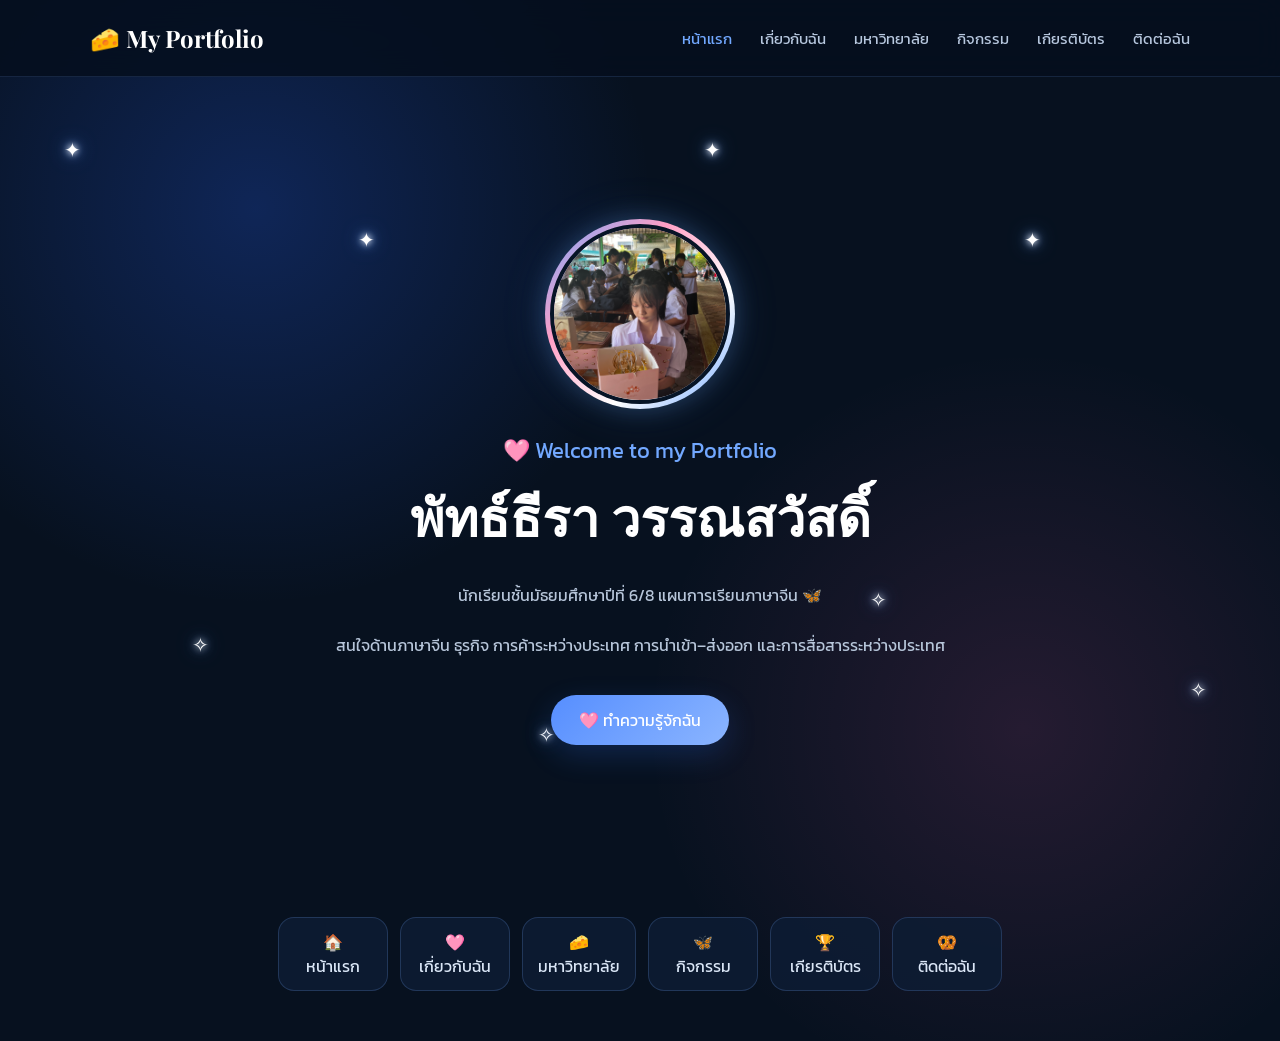
<file: index.html>
<!DOCTYPE html>
<html lang="th">
<head>
<meta charset="UTF-8">
<meta name="viewport" content="width=device-width, initial-scale=1.0">

<title>My Portfolio | พัทธ์ธีรา วรรณสวัสดิ์</title>

<link href="https://fonts.googleapis.com/css2?family=Kanit:wght@300;400;500;600&family=Playfair+Display:wght@500;600;700&display=swap" rel="stylesheet">

<style>
*{
    margin:0;
    padding:0;
    box-sizing:border-box;
}

html{
    scroll-behavior:smooth;
}

body{
    font-family:'Kanit',sans-serif;
    color:#fff;
    min-height:100vh;
    overflow-x:hidden;
    background:
    radial-gradient(circle at 20% 20%,rgba(40,100,255,.25),transparent 30%),
    radial-gradient(circle at 80% 70%,rgba(255,100,180,.12),transparent 30%),
    #07111f;
}

a{
    text-decoration:none;
    color:inherit;
}

/* =========================
   HEADER
========================= */

header{
    position:sticky;
    top:0;
    z-index:100;
    padding:22px 7%;
    display:flex;
    justify-content:space-between;
    align-items:center;
    background:rgba(5,15,30,.85);
    backdrop-filter:blur(15px);
    border-bottom:1px solid rgba(120,170,255,.15);
}

.logo{
    font-family:'Playfair Display',serif;
    font-size:24px;
    font-weight:700;
}

nav{
    display:flex;
    gap:28px;
    flex-wrap:wrap;
}

nav a{
    color:#b8c8df;
    font-size:15px;
    transition:.3s;
}

nav a:hover,
nav a.active{
    color:#72a8ff;
}

/* =========================
   MAIN
========================= */

main{
    position:relative;
    z-index:2;
    width:90%;
    max-width:1100px;
    margin:auto;
}

/* =========================
   ✨ ดาววิ้ง
========================= */

.sparkles{
    position:fixed;
    inset:0;
    pointer-events:none;
    overflow:hidden;
    z-index:0;
}

.sparkle{
    position:absolute;
    color:#fff;
    font-size:20px;
    animation:twinkle 2.2s ease-in-out infinite;
    text-shadow:
        0 0 6px #fff,
        0 0 12px #72a8ff,
        0 0 20px rgba(114,168,255,.8);
}

@keyframes twinkle{
    0%,100%{
        opacity:.2;
        transform:scale(.6) rotate(0deg);
    }

    25%{
        opacity:.55;
        transform:scale(1) rotate(20deg);
    }

    50%{
        opacity:1;
        transform:scale(1.55) rotate(45deg);
    }

    75%{
        opacity:.65;
        transform:scale(1.05) rotate(25deg);
    }
}

/* =========================
   HERO
========================= */

.hero{
    min-height:calc(100vh - 90px);
    display:flex;
    justify-content:center;
    align-items:center;
    text-align:center;
    padding:60px 0;
}

/* =========================
   PROFILE IMAGE
   ไม่หมุน
========================= */

.profile-img{
    width:190px;
    height:190px;
    margin:0 auto 25px;
    padding:5px;
    border-radius:50%;
    background:linear-gradient(
        135deg,
        #72a8ff,
        #ff9fc5,
        #fff,
        #72a8ff
    );
    box-shadow:
        0 0 25px rgba(100,170,255,.25),
        0 0 50px rgba(114,168,255,.12);
}

.profile-img img{
    width:100%;
    height:100%;
    object-fit:cover;
    border-radius:50%;
    border:4px solid #071426;
}

/* =========================
   TEXT
========================= */

.hero h1{
    font-family:'Playfair Display',serif;
    font-size:52px;
    margin:10px 0;
}

.hero h2{
    font-size:22px;
    font-weight:400;
    color:#72a8ff;
}

.hero p{
    max-width:700px;
    margin:20px auto;
    color:#b7c6da;
    line-height:1.9;
}

/* =========================
   BUTTON
========================= */

.button{
    display:inline-block;
    margin-top:15px;
    padding:13px 28px;
    border-radius:30px;
    background:linear-gradient(
        135deg,
        #568eff,
        #8bb5ff
    );
    color:white;
    box-shadow:0 10px 30px rgba(50,120,255,.2);
    transition:.3s;
}

.button:hover{
    transform:translateY(-4px);
}

/* =========================
   BOTTOM NAVIGATION
========================= */

.bottom-navigation{
    padding:30px 0 50px;
    display:flex;
    justify-content:center;
    gap:12px;
    flex-wrap:wrap;
}

.bottom-button{
    min-width:110px;
    padding:12px 15px;
    text-align:center;
    border-radius:16px;
    background:rgba(13,29,52,.85);
    border:1px solid rgba(120,170,255,.2);
    color:#dbe7f7;
    transition:.3s;
}

.bottom-button:hover{
    transform:translateY(-4px);
    border-color:#72a8ff;
    color:#72a8ff;
}

/* =========================
   MOBILE
========================= */

@media(max-width:768px){

    header{
        flex-direction:column;
        gap:15px;
        padding:18px 5%;
    }

    nav{
        gap:13px;
        justify-content:center;
    }

    nav a{
        font-size:13px;
    }

    .hero{
        padding:45px 0;
    }

    .hero h1{
        font-size:38px;
    }

    .hero h2{
        font-size:18px;
    }

    .profile-img{
        width:145px;
        height:145px;
    }

    .hero p{
        font-size:14px;
        line-height:1.8;
    }

    .bottom-button{
        min-width:100px;
        font-size:13px;
    }
}
</style>
</head>

<body>

<!-- ✨ ดาววิ้งด้านหลัง -->
<div class="sparkles">

    <span class="sparkle"
        style="left:5%;top:15%;animation-delay:-1s">
        ✦
    </span>

    <span class="sparkle"
        style="left:15%;top:70%;animation-delay:-2s">
        ✧
    </span>

    <span class="sparkle"
        style="left:28%;top:25%;animation-delay:-.5s">
        ✦
    </span>

    <span class="sparkle"
        style="left:42%;top:80%;animation-delay:-1.8s">
        ✧
    </span>

    <span class="sparkle"
        style="left:55%;top:15%;animation-delay:-2.5s">
        ✦
    </span>

    <span class="sparkle"
        style="left:68%;top:65%;animation-delay:-1.2s">
        ✧
    </span>

    <span class="sparkle"
        style="left:80%;top:25%;animation-delay:-2s">
        ✦
    </span>

    <span class="sparkle"
        style="left:93%;top:75%;animation-delay:-.8s">
        ✧
    </span>

</div>

<!-- =========================
     HEADER
========================= -->

<header>

    <div class="logo">
        🧀 My Portfolio
    </div>

    <nav>
        <a href="./index.html" class="active">หน้าแรก</a>
        <a href="./profile.html">เกี่ยวกับฉัน</a>
        <a href="./education.html">มหาวิทยาลัย</a>
        <a href="./activities.html">กิจกรรม</a>
        <a href="./certificates.html">เกียรติบัตร</a>
        <a href="./contact.html">ติดต่อฉัน</a>
    </nav>

</header>

<!-- =========================
     MAIN CONTENT
========================= -->

<main>

<section class="hero">

<div>

    <!-- รูปโปรไฟล์ -->
    <div class="profile-img">
        <img
            src="./IMG_3814.jpeg"
            alt="พัทธ์ธีรา วรรณสวัสดิ์"
        >
    </div>

    <h2>
        🩷 Welcome to my Portfolio
    </h2>

    <h1>
        พัทธ์ธีรา วรรณสวัสดิ์
    </h1>

    <p>
        นักเรียนชั้นมัธยมศึกษาปีที่ 6/8
        แผนการเรียนภาษาจีน 🦋
    </p>

    <p>
        สนใจด้านภาษาจีน ธุรกิจ การค้าระหว่างประเทศ
        การนำเข้า–ส่งออก และการสื่อสารระหว่างประเทศ
    </p>

    <a class="button" href="./profile.html">
        🩷 ทำความรู้จักฉัน
    </a>

</div>

</section>

<!-- =========================
     BOTTOM NAVIGATION
========================= -->

<div class="bottom-navigation">

    <a class="bottom-button" href="./index.html">
        🏠<br>หน้าแรก
    </a>

    <a class="bottom-button" href="./profile.html">
        🩷<br>เกี่ยวกับฉัน
    </a>

    <a class="bottom-button" href="./education.html">
        🧀<br>มหาวิทยาลัย
    </a>

    <a class="bottom-button" href="./activities.html">
        🦋<br>กิจกรรม
    </a>

    <a class="bottom-button" href="./certificates.html">
        🏆<br>เกียรติบัตร
    </a>

    <a class="bottom-button" href="./contact.html">
        🥨<br>ติดต่อฉัน
    </a>

</div>

</main>

</body>
</html>
</file>
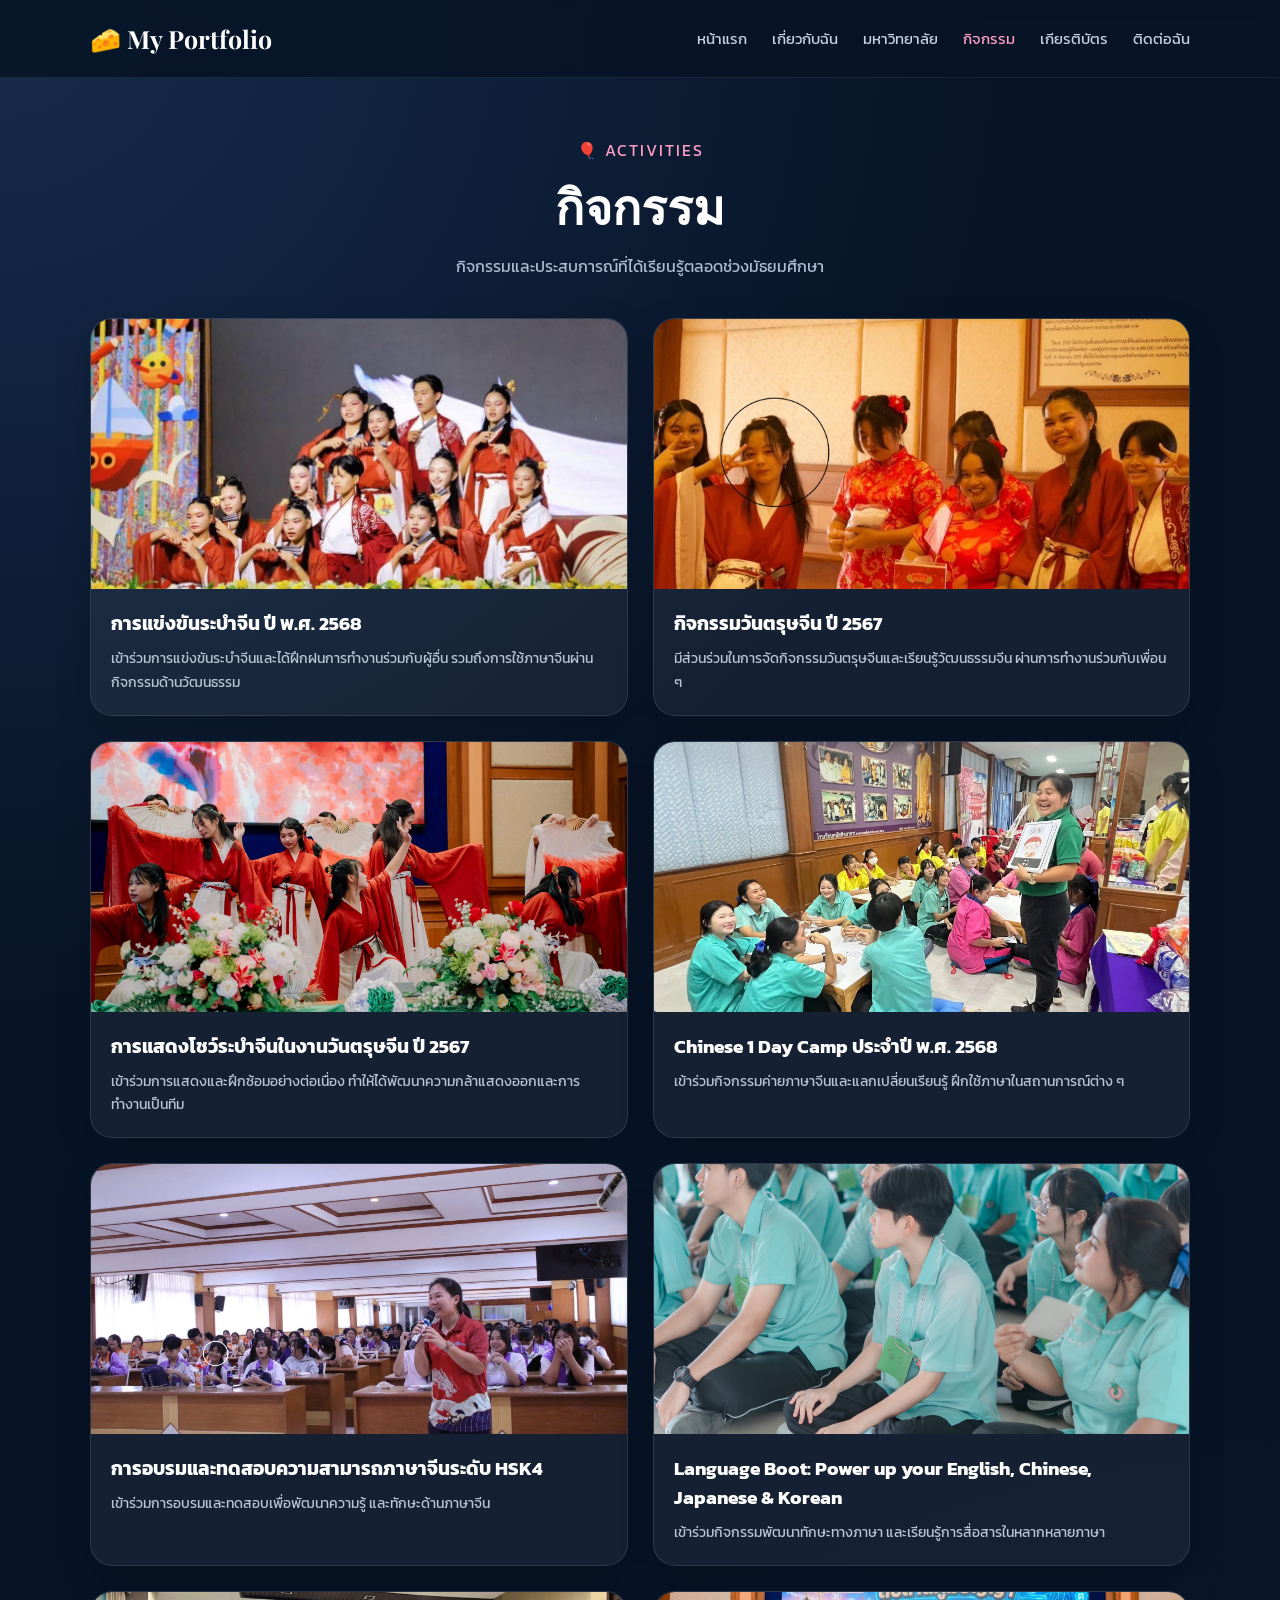
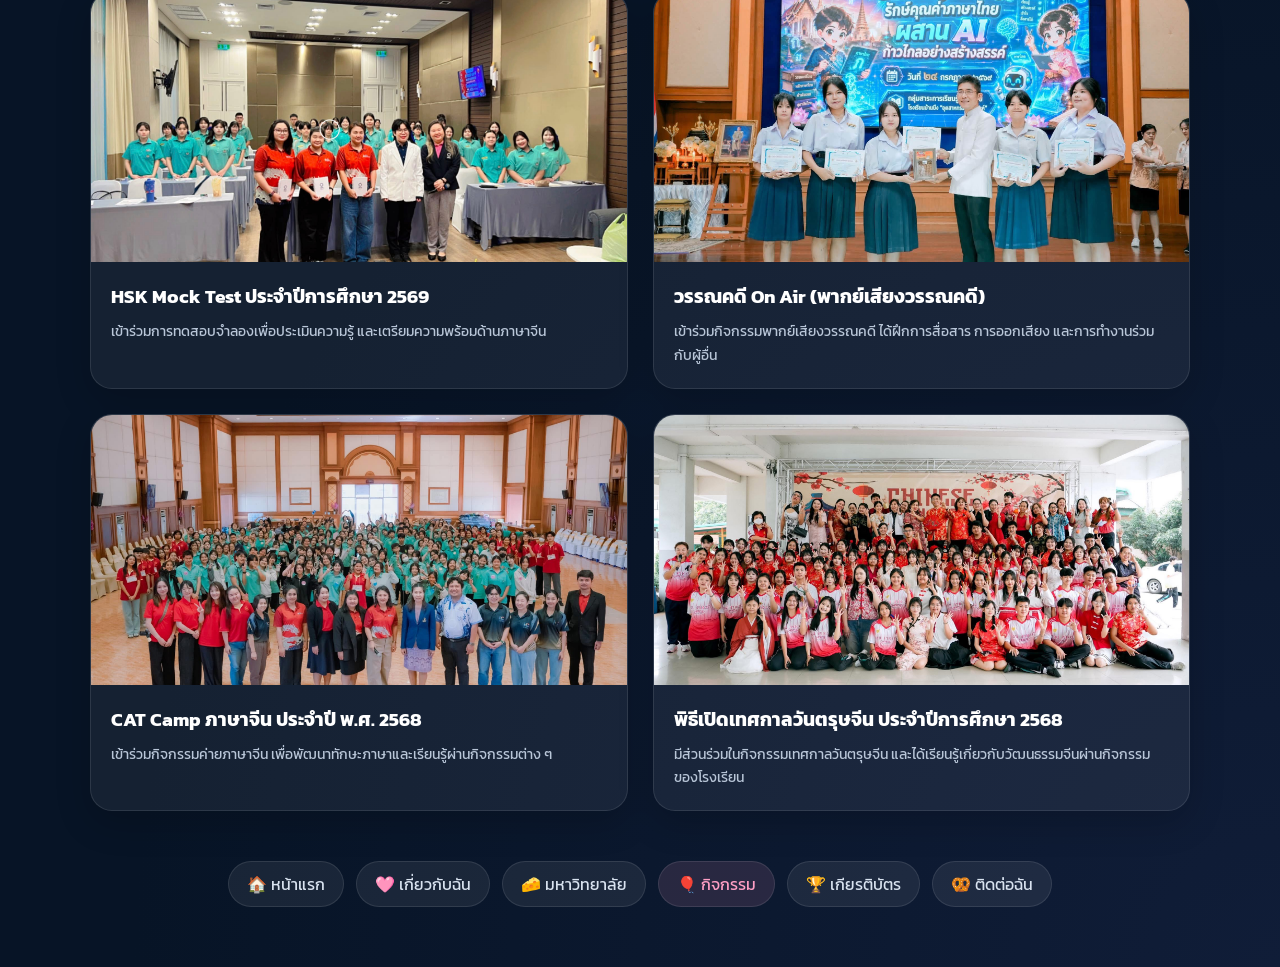
<file: activities.html>
<!DOCTYPE html>
<html lang="th">

<head>
<meta charset="UTF-8">
<meta name="viewport" content="width=device-width, initial-scale=1.0">

<title>YEE. — กิจกรรม</title>

<link href="https://fonts.googleapis.com/css2?family=Kanit:wght@300;400;500;600&family=Playfair+Display:wght@500;600;700&display=swap" rel="stylesheet">

<style>

*{
    margin:0;
    padding:0;
    box-sizing:border-box;
}

body{
    font-family:'Kanit',sans-serif;
    background:
        radial-gradient(circle at top left,#172b4d 0%,transparent 35%),
        radial-gradient(circle at bottom right,#101d38 0%,transparent 40%),
        #071426;
    color:#fff;
    min-height:100vh;
}

a{
    text-decoration:none;
    color:inherit;
}


/* =========================
   🎈 BALLOONS
========================= */

.balloons{
    position:fixed;
    inset:0;
    overflow:hidden;
    pointer-events:none;
    z-index:0;
}

.balloon{
    position:absolute;
    bottom:-100px;
    width:28px;
    height:35px;
    border-radius:50% 50% 45% 45%;
    background:rgba(168,199,255,.10);
    border:1px solid rgba(168,199,255,.25);
    box-shadow:0 0 15px rgba(168,199,255,.12);
    animation:balloonFloat 13s ease-in-out infinite;
}

.balloon::after{
    content:"";
    position:absolute;
    width:1px;
    height:50px;
    background:rgba(255,255,255,.15);
    left:50%;
    top:33px;
}

.balloon:nth-child(1){
    left:6%;
    animation-delay:-2s;
}

.balloon:nth-child(2){
    left:20%;
    width:22px;
    height:29px;
    animation-delay:-8s;
}

.balloon:nth-child(3){
    left:36%;
    animation-delay:-5s;
}

.balloon:nth-child(4){
    left:53%;
    width:24px;
    height:31px;
    animation-delay:-10s;
}

.balloon:nth-child(5){
    left:69%;
    animation-delay:-4s;
}

.balloon:nth-child(6){
    left:84%;
    width:23px;
    height:30px;
    animation-delay:-7s;
}

.balloon:nth-child(7){
    left:94%;
    animation-delay:-11s;
}

@keyframes balloonFloat{

    0%{
        transform:translateY(0) translateX(0);
        opacity:0;
    }

    12%{
        opacity:.45;
    }

    50%{
        transform:translateY(-55vh) translateX(25px);
        opacity:.4;
    }

    75%{
        transform:translateY(-80vh) translateX(-20px);
    }

    100%{
        transform:translateY(-120vh) translateX(20px);
        opacity:0;
    }

}


/* =========================
   HEADER
========================= */

header{
    width:100%;
    padding:22px 7%;
    display:flex;
    justify-content:space-between;
    align-items:center;
    border-bottom:1px solid rgba(255,255,255,.08);
    background:rgba(7,20,38,.9);
    backdrop-filter:blur(10px);
    position:sticky;
    top:0;
    z-index:100;
}

.logo{
    font-family:'Playfair Display',serif;
    font-size:25px;
    font-weight:700;
}

nav{
    display:flex;
    gap:25px;
    align-items:center;
}

nav a{
    color:#c7d4e8;
    font-size:15px;
    transition:.3s;
}

nav a:hover,
nav a.active{
    color:#ff9fc5;
}


/* =========================
   MAIN
========================= */

main{
    width:92%;
    max-width:1100px;
    margin:auto;
    padding:60px 0;
    position:relative;
    z-index:2;
}

.page-title{
    text-align:center;
    margin-bottom:40px;
}

.page-title .small{
    color:#ff9fc5;
    letter-spacing:2px;
}

.page-title h1{
    font-family:'Playfair Display',serif;
    font-size:48px;
    margin:8px 0;
}

.page-title p{
    color:#aebdd1;
}


/* =========================
   ACTIVITY GRID
========================= */

.activities-grid{
    display:grid;
    grid-template-columns:repeat(2,1fr);
    gap:25px;
}

.activity-card{
    background:rgba(255,255,255,.06);
    border:1px solid rgba(255,255,255,.1);
    border-radius:22px;
    overflow:hidden;
    transition:.3s;
    box-shadow:0 12px 35px rgba(0,0,0,.18);
}

.activity-card:hover{
    transform:translateY(-5px);
    border-color:rgba(255,159,197,.35);
}

.activity-image{
    width:100%;
    height:270px;
    overflow:hidden;
}

.activity-image img{
    width:100%;
    height:100%;
    object-fit:cover;
    display:block;
    transition:.4s;
}

.activity-card:hover .activity-image img{
    transform:scale(1.04);
}

.activity-content{
    padding:20px;
}

.activity-content h3{
    color:#fff;
    font-size:19px;
    margin-bottom:9px;
}

.activity-content p{
    color:#b9c6d8;
    line-height:1.7;
    font-size:14px;
}


/* =========================
   BOTTOM NAV
========================= */

.bottom-nav{
    display:flex;
    justify-content:center;
    flex-wrap:wrap;
    gap:12px;
    margin-top:50px;
}

.bottom-nav a{
    padding:10px 18px;
    border-radius:30px;
    background:rgba(255,255,255,.07);
    border:1px solid rgba(255,255,255,.1);
    color:#d9e3f0;
}

.bottom-nav a:hover,
.bottom-nav a.active{
    color:#ff9fc5;
    background:rgba(255,159,197,.12);
}


/* =========================
   RESPONSIVE
========================= */

@media(max-width:700px){

    header{
        flex-direction:column;
        gap:15px;
    }

    nav{
        flex-wrap:wrap;
        justify-content:center;
        gap:13px;
    }

    .page-title h1{
        font-size:38px;
    }

    .activities-grid{
        grid-template-columns:1fr;
    }

    .activity-image{
        height:230px;
    }

}

</style>
</head>


<body>

<!-- 🎈 BALLOONS -->

<div class="balloons">

    <span class="balloon"></span>
    <span class="balloon"></span>
    <span class="balloon"></span>
    <span class="balloon"></span>
    <span class="balloon"></span>
    <span class="balloon"></span>
    <span class="balloon"></span>

</div>


<header>

    <a href="./index.html" class="logo">
        🧀 My Portfolio
    </a>

    <nav>

        <a href="./index.html">หน้าแรก</a>

        <a href="./profile.html">เกี่ยวกับฉัน</a>

        <a href="./education.html">มหาวิทยาลัย</a>

        <a href="./activities.html" class="active">กิจกรรม</a>

        <a href="./certificates.html">เกียรติบัตร</a>

        <a href="./contact.html">ติดต่อฉัน</a>

    </nav>

</header>


<main>

    <div class="page-title">

        <div class="small">
            🎈 ACTIVITIES
        </div>

        <h1>
            กิจกรรม
        </h1>

        <p>
            กิจกรรมและประสบการณ์ที่ได้เรียนรู้ตลอดช่วงมัธยมศึกษา
        </p>

    </div>


    <div class="activities-grid">


        <div class="activity-card">

            <div class="activity-image">
                <img src="./IMG_0605.jpeg" alt="การแข่งขันระบำจีน ปี พ.ศ. 2568">
            </div>

            <div class="activity-content">
                <h3>การแข่งขันระบำจีน ปี พ.ศ. 2568</h3>
                <p>
                    เข้าร่วมการแข่งขันระบำจีนและได้ฝึกฝนการทำงานร่วมกับผู้อื่น
                    รวมถึงการใช้ภาษาจีนผ่านกิจกรรมด้านวัฒนธรรม
                </p>
            </div>

        </div>


        <div class="activity-card">

            <div class="activity-image">
                <img src="./IMG_0958.jpeg" alt="กิจกรรมวันตรุษจีน ปี 2567">
            </div>

            <div class="activity-content">
                <h3>กิจกรรมวันตรุษจีน ปี 2567</h3>
                <p>
                    มีส่วนร่วมในการจัดกิจกรรมวันตรุษจีนและเรียนรู้วัฒนธรรมจีน
                    ผ่านการทำงานร่วมกับเพื่อน ๆ
                </p>
            </div>

        </div>


        <div class="activity-card">

            <div class="activity-image">
                <img src="./IMG_0606.jpeg" alt="การแสดงโชว์ระบำจีน">
            </div>

            <div class="activity-content">
                <h3>การแสดงโชว์ระบำจีนในงานวันตรุษจีน ปี 2567</h3>
                <p>
                    เข้าร่วมการแสดงและฝึกซ้อมอย่างต่อเนื่อง
                    ทำให้ได้พัฒนาความกล้าแสดงออกและการทำงานเป็นทีม
                </p>
            </div>

        </div>


        <div class="activity-card">

            <div class="activity-image">
                <img src="./IMG_0586.jpeg" alt="Chinese 1 Day Camp">
            </div>

            <div class="activity-content">
                <h3>Chinese 1 Day Camp ประจำปี พ.ศ. 2568</h3>
                <p>
                    เข้าร่วมกิจกรรมค่ายภาษาจีนและแลกเปลี่ยนเรียนรู้
                    ฝึกใช้ภาษาในสถานการณ์ต่าง ๆ
                </p>
            </div>

        </div>


        <div class="activity-card">

            <div class="activity-image">
                <img src="./IMG_0585.jpeg" alt="HSK4">
            </div>

            <div class="activity-content">
                <h3>การอบรมและทดสอบความสามารถภาษาจีนระดับ HSK4</h3>
                <p>
                    เข้าร่วมการอบรมและทดสอบเพื่อพัฒนาความรู้
                    และทักษะด้านภาษาจีน
                </p>
            </div>

        </div>


        <div class="activity-card">

            <div class="activity-image">
                <img src="./JKP09702.jpeg" alt="Language Boot">
            </div>

            <div class="activity-content">
                <h3>Language Boot: Power up your English, Chinese, Japanese & Korean</h3>
                <p>
                    เข้าร่วมกิจกรรมพัฒนาทักษะทางภาษา
                    และเรียนรู้การสื่อสารในหลากหลายภาษา
                </p>
            </div>

        </div>


        <div class="activity-card">

            <div class="activity-image">
                <img src="./IMG_1195.jpeg" alt="HSK Mock Test">
            </div>

            <div class="activity-content">
                <h3>HSK Mock Test ประจำปีการศึกษา 2569</h3>
                <p>
                    เข้าร่วมการทดสอบจำลองเพื่อประเมินความรู้
                    และเตรียมความพร้อมด้านภาษาจีน
                </p>
            </div>

        </div>


        <div class="activity-card">

            <div class="activity-image">
                <img src="./IMG_2208.jpeg" alt="วรรณคดี On Air">
            </div>

            <div class="activity-content">
                <h3>วรรณคดี On Air (พากย์เสียงวรรณคดี)</h3>
                <p>
                    เข้าร่วมกิจกรรมพากย์เสียงวรรณคดี
                    ได้ฝึกการสื่อสาร การออกเสียง และการทำงานร่วมกับผู้อื่น
                </p>
            </div>

        </div>


        <div class="activity-card">

            <div class="activity-image">
                <img src="./IMG_0603.jpeg" alt="CAT Camp">
            </div>

            <div class="activity-content">
                <h3>CAT Camp ภาษาจีน ประจำปี พ.ศ. 2568</h3>
                <p>
                    เข้าร่วมกิจกรรมค่ายภาษาจีน
                    เพื่อพัฒนาทักษะภาษาและเรียนรู้ผ่านกิจกรรมต่าง ๆ
                </p>
            </div>

        </div>


        <div class="activity-card">

            <div class="activity-image">
                <img src="./IMG_1507.jpeg" alt="พิธีเปิดเทศกาลวันตรุษจีน">
            </div>

            <div class="activity-content">
                <h3>พิธีเปิดเทศกาลวันตรุษจีน ประจำปีการศึกษา 2568</h3>
                <p>
                    มีส่วนร่วมในกิจกรรมเทศกาลวันตรุษจีน
                    และได้เรียนรู้เกี่ยวกับวัฒนธรรมจีนผ่านกิจกรรมของโรงเรียน
                </p>
            </div>

        </div>


    </div>


    <div class="bottom-nav">

        <a href="./index.html">🏠 หน้าแรก</a>

        <a href="./profile.html">🩷 เกี่ยวกับฉัน</a>

        <a href="./education.html">🧀 มหาวิทยาลัย</a>

        <a href="./activities.html" class="active">🎈 กิจกรรม</a>

        <a href="./certificates.html">🏆 เกียรติบัตร</a>

        <a href="./contact.html">🥨 ติดต่อฉัน</a>

    </div>

</main>

</body>
</html>
</file>
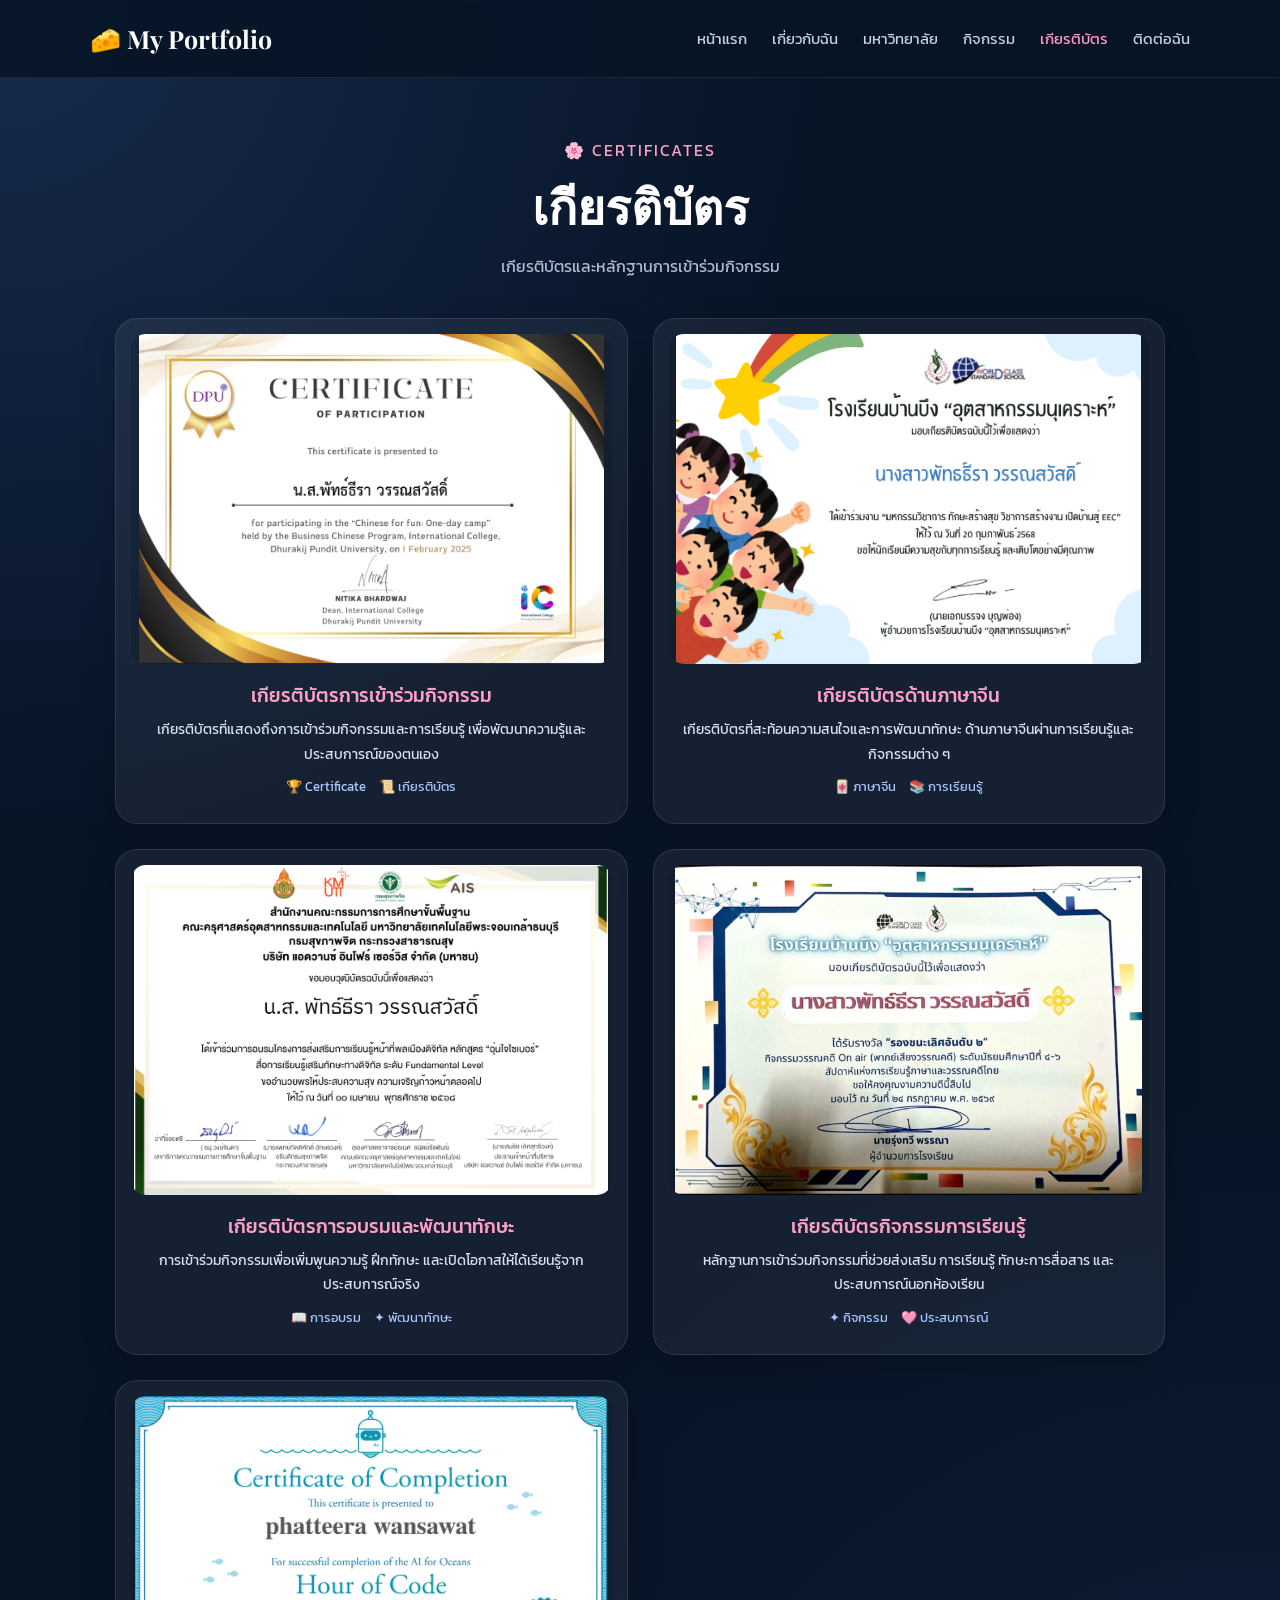
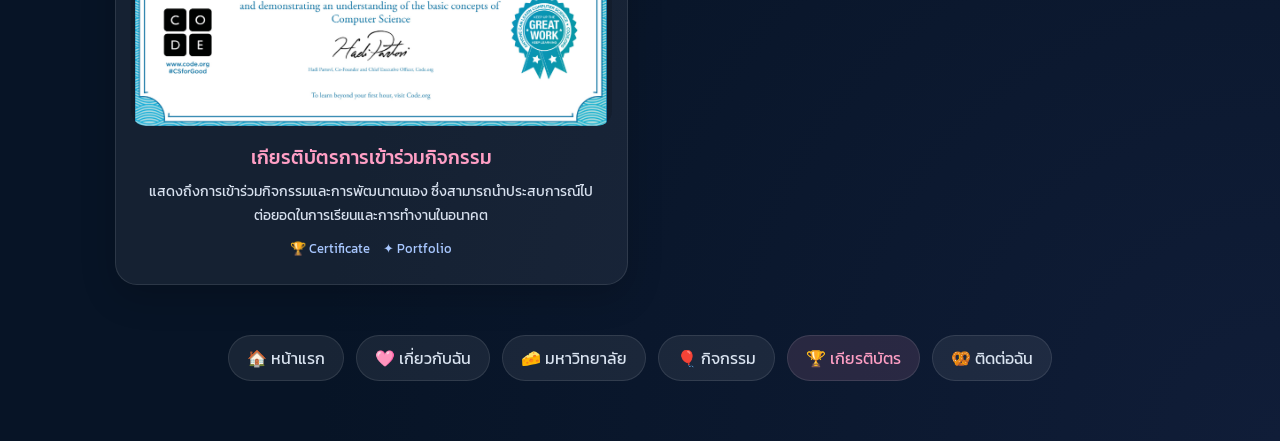
<file: certificates.html>
<!DOCTYPE html>
<html lang="th">

<head>
<meta charset="UTF-8">
<meta name="viewport" content="width=device-width, initial-scale=1.0">

<title>YEE. — เกียรติบัตร</title>

<link href="https://fonts.googleapis.com/css2?family=Kanit:wght@300;400;500;600&family=Playfair+Display:wght@500;600;700&display=swap" rel="stylesheet">

<style>

*{
    margin:0;
    padding:0;
    box-sizing:border-box;
}

body{
    font-family:'Kanit',sans-serif;
    background:
        radial-gradient(circle at top left,#172b4d 0%,transparent 35%),
        radial-gradient(circle at bottom right,#101d38 0%,transparent 40%),
        #071426;
    color:#fff;
    min-height:100vh;
}

a{
    text-decoration:none;
    color:inherit;
}


/* =========================
   🌸 PETALS
========================= */

.petals{
    position:fixed;
    inset:0;
    overflow:hidden;
    pointer-events:none;
    z-index:0;
}

.petal{
    position:absolute;
    top:-40px;
    font-size:19px;
    opacity:.35;
    filter:drop-shadow(0 0 7px rgba(255,159,197,.35));
    animation:petalFall 12s ease-in-out infinite;
}

.petal:nth-child(1){
    left:5%;
    animation-delay:-2s;
}

.petal:nth-child(2){
    left:17%;
    font-size:15px;
    animation-delay:-7s;
}

.petal:nth-child(3){
    left:30%;
    font-size:18px;
    animation-delay:-4s;
}

.petal:nth-child(4){
    left:45%;
    font-size:14px;
    animation-delay:-9s;
}

.petal:nth-child(5){
    left:60%;
    animation-delay:-5s;
}

.petal:nth-child(6){
    left:76%;
    font-size:16px;
    animation-delay:-10s;
}

.petal:nth-child(7){
    left:91%;
    font-size:18px;
    animation-delay:-3s;
}

@keyframes petalFall{

    0%{
        transform:
            translateY(0)
            translateX(0)
            rotate(0deg);
        opacity:0;
    }

    12%{
        opacity:.4;
    }

    40%{
        transform:
            translateY(40vh)
            translateX(35px)
            rotate(120deg);
    }

    70%{
        transform:
            translateY(75vh)
            translateX(-30px)
            rotate(240deg);
        opacity:.3;
    }

    100%{
        transform:
            translateY(115vh)
            translateX(25px)
            rotate(360deg);
        opacity:0;
    }

}


/* =========================
   HEADER
========================= */

header{
    width:100%;
    padding:22px 7%;
    display:flex;
    justify-content:space-between;
    align-items:center;
    border-bottom:1px solid rgba(255,255,255,.08);
    background:rgba(7,20,38,.9);
    backdrop-filter:blur(10px);
    position:sticky;
    top:0;
    z-index:100;
}

.logo{
    font-family:'Playfair Display',serif;
    font-size:25px;
    font-weight:700;
}

nav{
    display:flex;
    gap:25px;
    align-items:center;
}

nav a{
    color:#c7d4e8;
    font-size:15px;
    transition:.3s;
}

nav a:hover,
nav a.active{
    color:#ff9fc5;
}


/* =========================
   MAIN
========================= */

main{
    width:92%;
    max-width:1050px;
    margin:auto;
    padding:60px 0;
    position:relative;
    z-index:2;
}

.page-title{
    text-align:center;
    margin-bottom:40px;
}

.page-title .small{
    color:#ff9fc5;
    letter-spacing:2px;
}

.page-title h1{
    font-family:'Playfair Display',serif;
    font-size:48px;
    margin:8px 0;
}

.page-title p{
    color:#aebdd1;
}


/* =========================
   CERTIFICATES
========================= */

.certificates-grid{
    display:grid;
    grid-template-columns:repeat(2,1fr);
    gap:25px;
}

.certificate-card{
    background:rgba(255,255,255,.06);
    border:1px solid rgba(255,255,255,.1);
    border-radius:22px;
    padding:15px;
    box-shadow:0 12px 35px rgba(0,0,0,.18);
    transition:.3s;
}

.certificate-card:hover{
    transform:translateY(-5px);
    border-color:rgba(255,159,197,.35);
}

.certificate-image{
    width:100%;
    height:330px;
    overflow:hidden;
    border-radius:15px;
    background:rgba(0,0,0,.15);
}

.certificate-image img{
    width:100%;
    height:100%;
    object-fit:contain;
    display:block;
}


/* =========================
   📜 CERTIFICATE DETAILS
========================= */

.certificate-info{
    padding:17px 8px 8px;
    text-align:center;
}

.certificate-info h3{
    color:#ff9fc5;
    font-size:19px;
    font-weight:500;
    margin-bottom:8px;
}

.certificate-info p{
    color:#d8e1ef;
    font-size:14px;
    line-height:1.75;
    margin-bottom:8px;
}

.certificate-info .certificate-meta{
    color:#a8c7ff;
    font-size:13px;
    line-height:1.6;
}

.certificate-info .certificate-meta span{
    display:inline-block;
    margin:2px 5px;
}


/* =========================
   BOTTOM NAV
========================= */

.bottom-nav{
    display:flex;
    justify-content:center;
    flex-wrap:wrap;
    gap:12px;
    margin-top:50px;
}

.bottom-nav a{
    padding:10px 18px;
    border-radius:30px;
    background:rgba(255,255,255,.07);
    border:1px solid rgba(255,255,255,.1);
    color:#d9e3f0;
}

.bottom-nav a:hover,
.bottom-nav a.active{
    color:#ff9fc5;
    background:rgba(255,159,197,.12);
}


/* =========================
   RESPONSIVE
========================= */

@media(max-width:700px){

    header{
        flex-direction:column;
        gap:15px;
    }

    nav{
        flex-wrap:wrap;
        justify-content:center;
        gap:13px;
    }

    .page-title h1{
        font-size:38px;
    }

    .certificates-grid{
        grid-template-columns:1fr;
    }

    .certificate-image{
        height:300px;
    }

    .certificate-info h3{
        font-size:18px;
    }

    .certificate-info p{
        font-size:14px;
    }

}

</style>
</head>


<body>


<!-- 🌸 PETALS -->

<div class="petals">

    <span class="petal">🌸</span>
    <span class="petal">🌸</span>
    <span class="petal">🌸</span>
    <span class="petal">🌸</span>
    <span class="petal">🌸</span>
    <span class="petal">🌸</span>
    <span class="petal">🌸</span>

</div>


<!-- =========================
     HEADER
========================= -->

<header>

    <a href="./index.html" class="logo">
        🧀 My Portfolio
    </a>

    <nav>

        <a href="./index.html">
            หน้าแรก
        </a>

        <a href="./profile.html">
            เกี่ยวกับฉัน
        </a>

        <a href="./education.html">
            มหาวิทยาลัย
        </a>

        <a href="./activities.html">
            กิจกรรม
        </a>

        <a href="./certificates.html" class="active">
            เกียรติบัตร
        </a>

        <a href="./contact.html">
            ติดต่อฉัน
        </a>

    </nav>

</header>


<!-- =========================
     MAIN
========================= -->

<main>


    <div class="page-title">

        <div class="small">
            🌸 CERTIFICATES
        </div>

        <h1>
            เกียรติบัตร
        </h1>

        <p>
            เกียรติบัตรและหลักฐานการเข้าร่วมกิจกรรม
        </p>

    </div>


    <div class="certificates-grid">


        <!-- =========================
             CERTIFICATE 1
        ========================= -->

        <div class="certificate-card">

            <div class="certificate-image">

                <img
                    src="./IMG_0390.jpeg"
                    alt="เกียรติบัตร 1"
                >

            </div>

            <div class="certificate-info">

                <h3>
                    เกียรติบัตรการเข้าร่วมกิจกรรม
                </h3>

                <p>
                    เกียรติบัตรที่แสดงถึงการเข้าร่วมกิจกรรมและการเรียนรู้
                    เพื่อพัฒนาความรู้และประสบการณ์ของตนเอง
                </p>

                <div class="certificate-meta">
                    <span>🏆 Certificate</span>
                    <span>📜 เกียรติบัตร</span>
                </div>

            </div>

        </div>


        <!-- =========================
             CERTIFICATE 2
        ========================= -->

        <div class="certificate-card">

            <div class="certificate-image">

                <img
                    src="./IMG_1632.jpeg"
                    alt="เกียรติบัตร 2"
                >

            </div>

            <div class="certificate-info">

                <h3>
                    เกียรติบัตรด้านภาษาจีน
                </h3>

                <p>
                    เกียรติบัตรที่สะท้อนความสนใจและการพัฒนาทักษะ
                    ด้านภาษาจีนผ่านการเรียนรู้และกิจกรรมต่าง ๆ
                </p>

                <div class="certificate-meta">
                    <span>🀄 ภาษาจีน</span>
                    <span>📚 การเรียนรู้</span>
                </div>

            </div>

        </div>


        <!-- =========================
             CERTIFICATE 3
        ========================= -->

        <div class="certificate-card">

            <div class="certificate-image">

                <img
                    src="./IMG_7584.jpeg"
                    alt="เกียรติบัตร 3"
                >

            </div>

            <div class="certificate-info">

                <h3>
                    เกียรติบัตรการอบรมและพัฒนาทักษะ
                </h3>

                <p>
                    การเข้าร่วมกิจกรรมเพื่อเพิ่มพูนความรู้
                    ฝึกทักษะ และเปิดโอกาสให้ได้เรียนรู้จากประสบการณ์จริง
                </p>

                <div class="certificate-meta">
                    <span>📖 การอบรม</span>
                    <span>✦ พัฒนาทักษะ</span>
                </div>

            </div>

        </div>


        <!-- =========================
             CERTIFICATE 4
        ========================= -->

        <div class="certificate-card">

            <div class="certificate-image">

                <img
                    src="./IMG_2670.jpeg"
                    alt="เกียรติบัตร 4"
                >

            </div>

            <div class="certificate-info">

                <h3>
                    เกียรติบัตรกิจกรรมการเรียนรู้
                </h3>

                <p>
                    หลักฐานการเข้าร่วมกิจกรรมที่ช่วยส่งเสริม
                    การเรียนรู้ ทักษะการสื่อสาร และประสบการณ์นอกห้องเรียน
                </p>

                <div class="certificate-meta">
                    <span>✦ กิจกรรม</span>
                    <span>🩷 ประสบการณ์</span>
                </div>

            </div>

        </div>


        <!-- =========================
             CERTIFICATE 5
        ========================= -->

        <div class="certificate-card">

            <div class="certificate-image">

                <img
                    src="./Screenshot 2026-06-18 111947.png"
                    alt="เกียรติบัตร 5"
                >

            </div>

            <div class="certificate-info">

                <h3>
                    เกียรติบัตรการเข้าร่วมกิจกรรม
                </h3>

                <p>
                    แสดงถึงการเข้าร่วมกิจกรรมและการพัฒนาตนเอง
                    ซึ่งสามารถนำประสบการณ์ไปต่อยอดในการเรียนและการทำงานในอนาคต
                </p>

                <div class="certificate-meta">
                    <span>🏆 Certificate</span>
                    <span>✦ Portfolio</span>
                </div>

            </div>

        </div>


    </div>


    <!-- =========================
         BOTTOM NAV
    ========================= -->

    <div class="bottom-nav">

        <a href="./index.html">
            🏠 หน้าแรก
        </a>

        <a href="./profile.html">
            🩷 เกี่ยวกับฉัน
        </a>

        <a href="./education.html">
            🧀 มหาวิทยาลัย
        </a>

        <a href="./activities.html">
            🎈 กิจกรรม
        </a>

        <a href="./certificates.html" class="active">
            🏆 เกียรติบัตร
        </a>

        <a href="./contact.html">
            🥨 ติดต่อฉัน
        </a>

    </div>


</main>


</body>
</html>
</file>
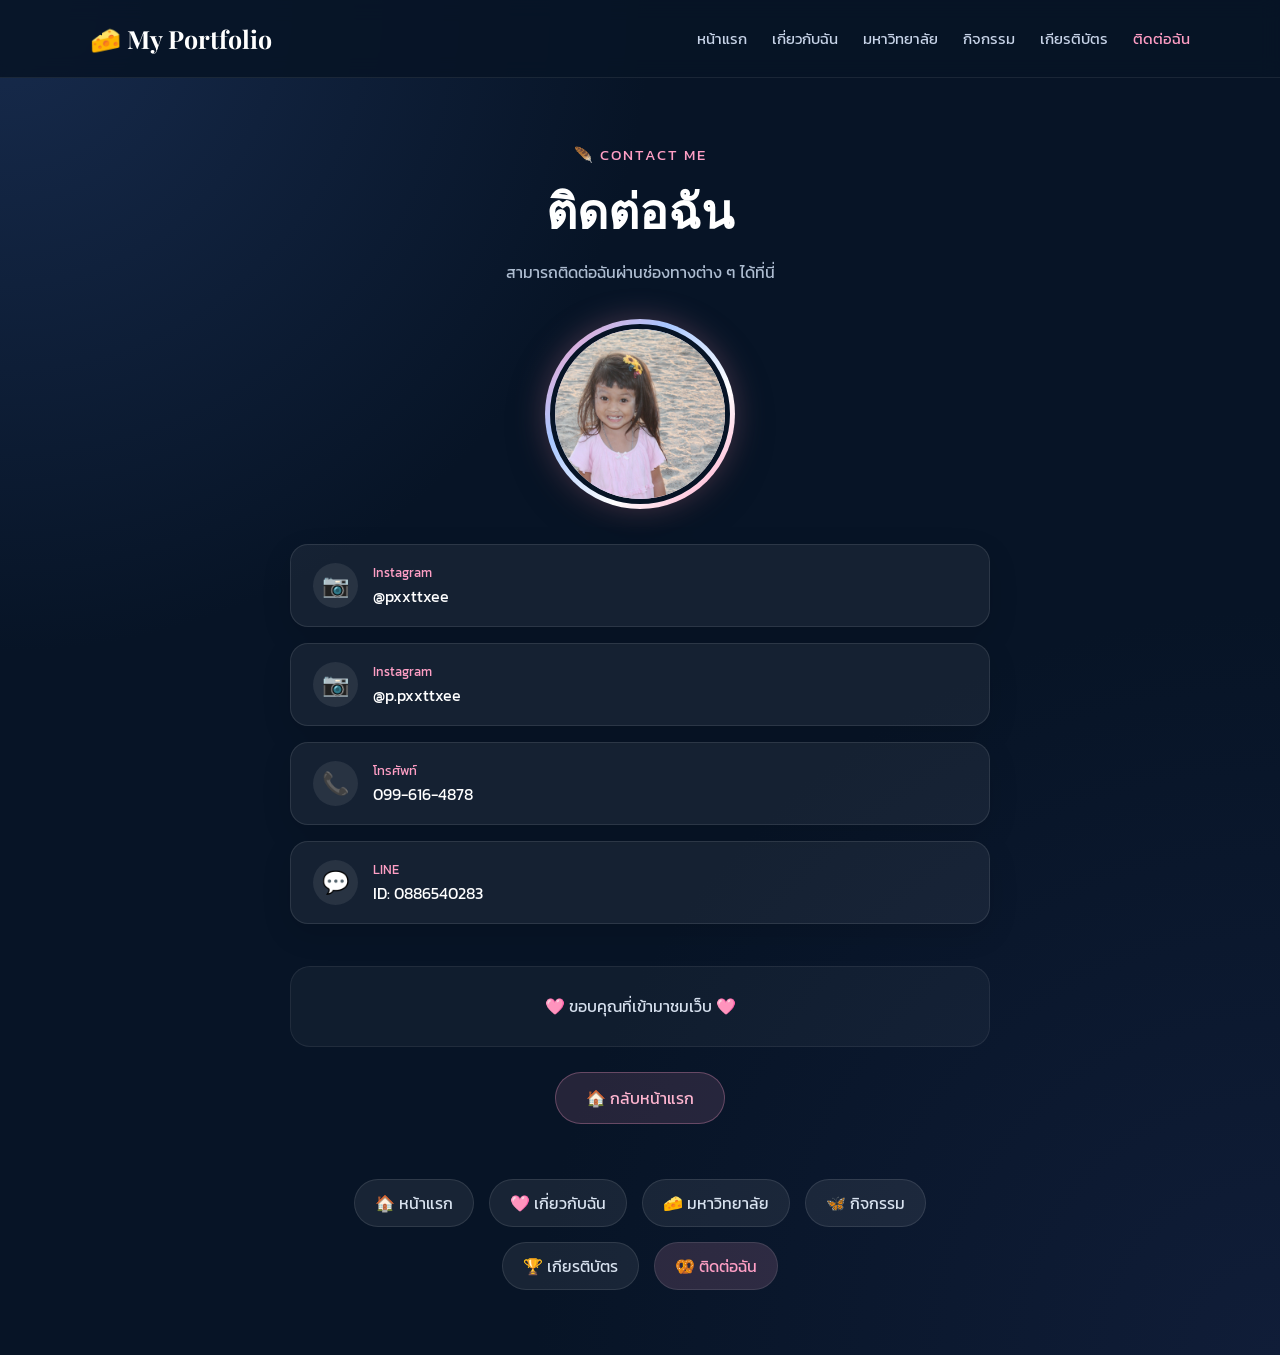
<file: contact.html>
<!DOCTYPE html>
<html lang="th">

<head>

<meta charset="UTF-8">
<meta name="viewport" content="width=device-width, initial-scale=1.0">

<title>YEE. — ติดต่อฉัน</title>

<link href="https://fonts.googleapis.com/css2?family=Kanit:wght@300;400;500;600&family=Playfair+Display:wght@500;600;700&display=swap" rel="stylesheet">

<style>

/* =========================
   RESET
========================= */

*{
    margin:0;
    padding:0;
    box-sizing:border-box;
}

html{
    scroll-behavior:smooth;
}

body{
    font-family:'Kanit',sans-serif;

    background:
        radial-gradient(circle at top left,#172b4d 0%,transparent 35%),
        radial-gradient(circle at bottom right,#101d38 0%,transparent 40%),
        #071426;

    color:#ffffff;

    min-height:100vh;
}

a{
    text-decoration:none;
    color:inherit;
}


/* =========================
   🪶 FEATHER EFFECT
========================= */

.feathers{
    position:fixed;

    inset:0;

    width:100%;
    height:100%;

    overflow:hidden;

    pointer-events:none;

    z-index:0;
}

.feather{
    position:absolute;

    bottom:-50px;

    font-size:20px;

    opacity:.28;

    filter:
        drop-shadow(0 0 5px rgba(255,255,255,.35))
        drop-shadow(0 0 8px rgba(168,199,255,.25));

    animation:
        featherFloat
        14s
        ease-in-out
        infinite;
}

@keyframes featherFloat{

    0%{
        transform:
            translateY(0)
            translateX(0);

        opacity:0;
    }

    15%{
        opacity:.3;
    }

    50%{
        transform:
            translateY(-50vh)
            translateX(25px);

        opacity:.4;
    }

    100%{
        transform:
            translateY(-115vh)
            translateX(-20px);

        opacity:0;
    }

}


/* =========================
   HEADER
========================= */

header{
    width:100%;

    padding:22px 7%;

    display:flex;

    justify-content:space-between;

    align-items:center;

    border-bottom:
        1px solid rgba(255,255,255,.08);

    background:
        rgba(7,20,38,.9);

    backdrop-filter:blur(10px);

    position:sticky;

    top:0;

    z-index:100;
}

.logo{
    font-family:'Playfair Display',serif;

    font-size:25px;

    font-weight:700;

    color:#ffffff;
}

nav{
    display:flex;

    gap:25px;

    align-items:center;
}

nav a{
    color:#c7d4e8;

    font-size:15px;

    transition:.3s;
}

nav a:hover,
nav a.active{
    color:#ff9fc5;
}


/* =========================
   MAIN
========================= */

main{
    width:92%;

    max-width:700px;

    margin:auto;

    padding:65px 0;

    position:relative;

    z-index:2;
}


/* =========================
   PAGE TITLE
========================= */

.page-title{
    text-align:center;

    margin-bottom:35px;
}

.page-title .small{
    color:#ff9fc5;

    font-size:15px;

    letter-spacing:2px;

    margin-bottom:8px;
}

.page-title h1{
    font-family:'Playfair Display',serif;

    font-size:48px;

    margin-bottom:10px;
}

.page-title p{
    color:#aebdd1;

    font-size:16px;
}


/* =========================
   PROFILE IMAGE
========================= */

.profile-photo{
    display:flex;

    justify-content:center;

    align-items:center;

    margin-bottom:35px;
}

.photo-circle{
    width:190px;

    height:190px;

    padding:5px;

    border-radius:50%;

    background:
        linear-gradient(
            135deg,
            #ff9fc5,
            #a8c7ff,
            #ffffff,
            #ff9fc5
        );

    box-shadow:
        0 0 30px rgba(255,159,197,.25),
        0 10px 40px rgba(0,0,0,.3);

    animation:
        spin
        8s
        linear
        infinite;
}

.photo-circle img{
    width:100%;

    height:100%;

    object-fit:cover;

    border-radius:50%;

    border:5px solid #071426;

    display:block;
}

@keyframes spin{

    0%{
        transform:rotate(0deg);
    }

    100%{
        transform:rotate(360deg);
    }

}


/* =========================
   CONTACT LIST
========================= */

.contact-list{
    display:flex;

    flex-direction:column;

    gap:16px;

    margin-top:10px;
}

.contact-item{
    width:100%;

    padding:18px 22px;

    display:flex;

    align-items:center;

    gap:15px;

    background:
        rgba(255,255,255,.06);

    border:
        1px solid rgba(255,255,255,.1);

    border-radius:18px;

    transition:.3s;

    box-shadow:
        0 10px 30px rgba(0,0,0,.12);
}

.contact-item:hover{
    transform:translateY(-3px);

    border-color:
        rgba(255,159,197,.4);

    background:
        rgba(255,159,197,.08);
}

.contact-icon{
    width:45px;

    height:45px;

    display:flex;

    justify-content:center;

    align-items:center;

    flex-shrink:0;

    border-radius:50%;

    background:
        rgba(255,255,255,.08);

    font-size:22px;
}

.contact-text{
    display:flex;

    flex-direction:column;

    gap:2px;
}

.contact-label{
    color:#ff9fc5;

    font-size:13px;
}

.contact-value{
    color:#ffffff;

    font-size:16px;

    word-break:break-word;
}


/* =========================
   THANK YOU
========================= */

.thank-you{
    text-align:center;

    margin-top:42px;

    padding:25px 20px;

    color:#d7e1ef;

    font-size:16px;

    line-height:1.8;

    background:
        rgba(255,255,255,.04);

    border-radius:20px;

    border:
        1px solid rgba(255,255,255,.07);
}


/* =========================
   BACK HOME
========================= */

.back-home{
    display:flex;

    justify-content:center;

    margin-top:25px;
}

.back-home a{
    display:inline-flex;

    align-items:center;

    justify-content:center;

    padding:13px 30px;

    border-radius:30px;

    background:
        rgba(255,159,197,.12);

    border:
        1px solid rgba(255,159,197,.3);

    color:#ffb5d0;

    transition:.3s;
}

.back-home a:hover{
    background:
        rgba(255,159,197,.22);

    transform:translateY(-3px);
}


/* =========================
   BOTTOM NAVIGATION
========================= */

.bottom-nav{
    display:flex;

    justify-content:center;

    align-items:center;

    flex-wrap:wrap;

    gap:15px;

    margin-top:55px;
}

.bottom-nav a{
    padding:11px 20px;

    border-radius:30px;

    background:
        rgba(255,255,255,.07);

    border:
        1px solid rgba(255,255,255,.1);

    color:#d9e3f0;

    transition:.3s;
}

.bottom-nav a:hover,
.bottom-nav a.active{
    background:
        rgba(255,159,197,.15);

    color:#ff9fc5;
}


/* =========================
   RESPONSIVE
========================= */

@media(max-width:850px){

    header{
        flex-direction:column;

        gap:15px;
    }

    nav{
        flex-wrap:wrap;

        justify-content:center;

        gap:15px;
    }

}


@media(max-width:500px){

    main{
        width:92%;

        padding:45px 0;
    }

    .page-title h1{
        font-size:36px;
    }

    .page-title p{
        font-size:14px;
    }

    .photo-circle{
        width:155px;

        height:155px;
    }

    .contact-item{
        padding:15px 17px;
    }

    .contact-value{
        font-size:14px;
    }

    .bottom-nav{
        gap:10px;
    }

    .bottom-nav a{
        padding:10px 15px;

        font-size:14px;
    }

}

</style>

</head>


<body>


<!-- =========================
     🪶 FEATHERS
========================= -->

<div class="feathers">

    <span
        class="feather"
        style="left:6%;animation-delay:-2s;">
        🪶
    </span>

    <span
        class="feather"
        style="left:20%;animation-delay:-7s;font-size:16px;">
        🪶
    </span>

    <span
        class="feather"
        style="left:35%;animation-delay:-4s;font-size:18px;">
        🪶
    </span>

    <span
        class="feather"
        style="left:52%;animation-delay:-9s;font-size:15px;">
        🪶
    </span>

    <span
        class="feather"
        style="left:68%;animation-delay:-5s;">
        🪶
    </span>

    <span
        class="feather"
        style="left:82%;animation-delay:-11s;font-size:17px;">
        🪶
    </span>

    <span
        class="feather"
        style="left:94%;animation-delay:-3s;font-size:18px;">
        🪶
    </span>

</div>


<!-- =========================
     HEADER
========================= -->

<header>

    <a href="./index.html" class="logo">
        🧀 My Portfolio
    </a>

    <nav>

        <a href="./index.html">
            หน้าแรก
        </a>

        <a href="./profile.html">
            เกี่ยวกับฉัน
        </a>

        <a href="./education.html">
            มหาวิทยาลัย
        </a>

        <a href="./activities.html">
            กิจกรรม
        </a>

        <a href="./certificates.html">
            เกียรติบัตร
        </a>

        <a href="./contact.html" class="active">
            ติดต่อฉัน
        </a>

    </nav>

</header>


<!-- =========================
     MAIN
========================= -->

<main>


<!-- TITLE -->

<div class="page-title">

    <div class="small">
        🪶 CONTACT ME
    </div>

    <h1>
        ติดต่อฉัน
    </h1>

    <p>
        สามารถติดต่อฉันผ่านช่องทางต่าง ๆ ได้ที่นี่
    </p>

</div>


<!-- =========================
     PROFILE IMAGE
========================= -->

<div class="profile-photo">

    <div class="photo-circle">

        <img
            src="./IMG_2139.jpeg"
            alt="รูปของพัทธ์ธีรา"
        >

    </div>

</div>


<!-- =========================
     CONTACT
========================= -->

<div class="contact-list">


<!-- INSTAGRAM 1 -->

<a
    class="contact-item"
    href="https://www.instagram.com/pxxttxee"
    target="_blank"
    rel="noopener noreferrer"
>

    <div class="contact-icon">
        📷
    </div>

    <div class="contact-text">

        <span class="contact-label">
            Instagram
        </span>

        <span class="contact-value">
            @pxxttxee
        </span>

    </div>

</a>


<!-- INSTAGRAM 2 -->

<a
    class="contact-item"
    href="https://www.instagram.com/p.pxxttxee"
    target="_blank"
    rel="noopener noreferrer"
>

    <div class="contact-icon">
        📷
    </div>

    <div class="contact-text">

        <span class="contact-label">
            Instagram
        </span>

        <span class="contact-value">
            @p.pxxttxee
        </span>

    </div>

</a>


<!-- PHONE -->

<a
    class="contact-item"
    href="tel:0996164878"
>

    <div class="contact-icon">
        📞
    </div>

    <div class="contact-text">

        <span class="contact-label">
            โทรศัพท์
        </span>

        <span class="contact-value">
            099-616-4878
        </span>

    </div>

</a>


<!-- LINE -->

<a
    class="contact-item"
    href="https://line.me/ti/p/~0886540283"
    target="_blank"
    rel="noopener noreferrer"
>

    <div class="contact-icon">
        💬
    </div>

    <div class="contact-text">

        <span class="contact-label">
            LINE
        </span>

        <span class="contact-value">
            ID: 0886540283
        </span>

    </div>

</a>


</div>


<!-- =========================
     THANK YOU
========================= -->

<div class="thank-you">

    🩷 ขอบคุณที่เข้ามาชมเว็บ 🩷

</div>


<!-- =========================
     BACK HOME
========================= -->

<div class="back-home">

    <a href="./index.html">
        🏠 กลับหน้าแรก
    </a>

</div>


<!-- =========================
     BOTTOM NAVIGATION
========================= -->

<div class="bottom-nav">

    <a href="./index.html">
        🏠 หน้าแรก
    </a>

    <a href="./profile.html">
        🩷 เกี่ยวกับฉัน
    </a>

    <a href="./education.html">
        🧀 มหาวิทยาลัย
    </a>

    <a href="./activities.html">
        🦋 กิจกรรม
    </a>

    <a href="./certificates.html">
        🏆 เกียรติบัตร
    </a>

    <a href="./contact.html" class="active">
        🥨 ติดต่อฉัน
    </a>

</div>


</main>


</body>

</html>
</file>
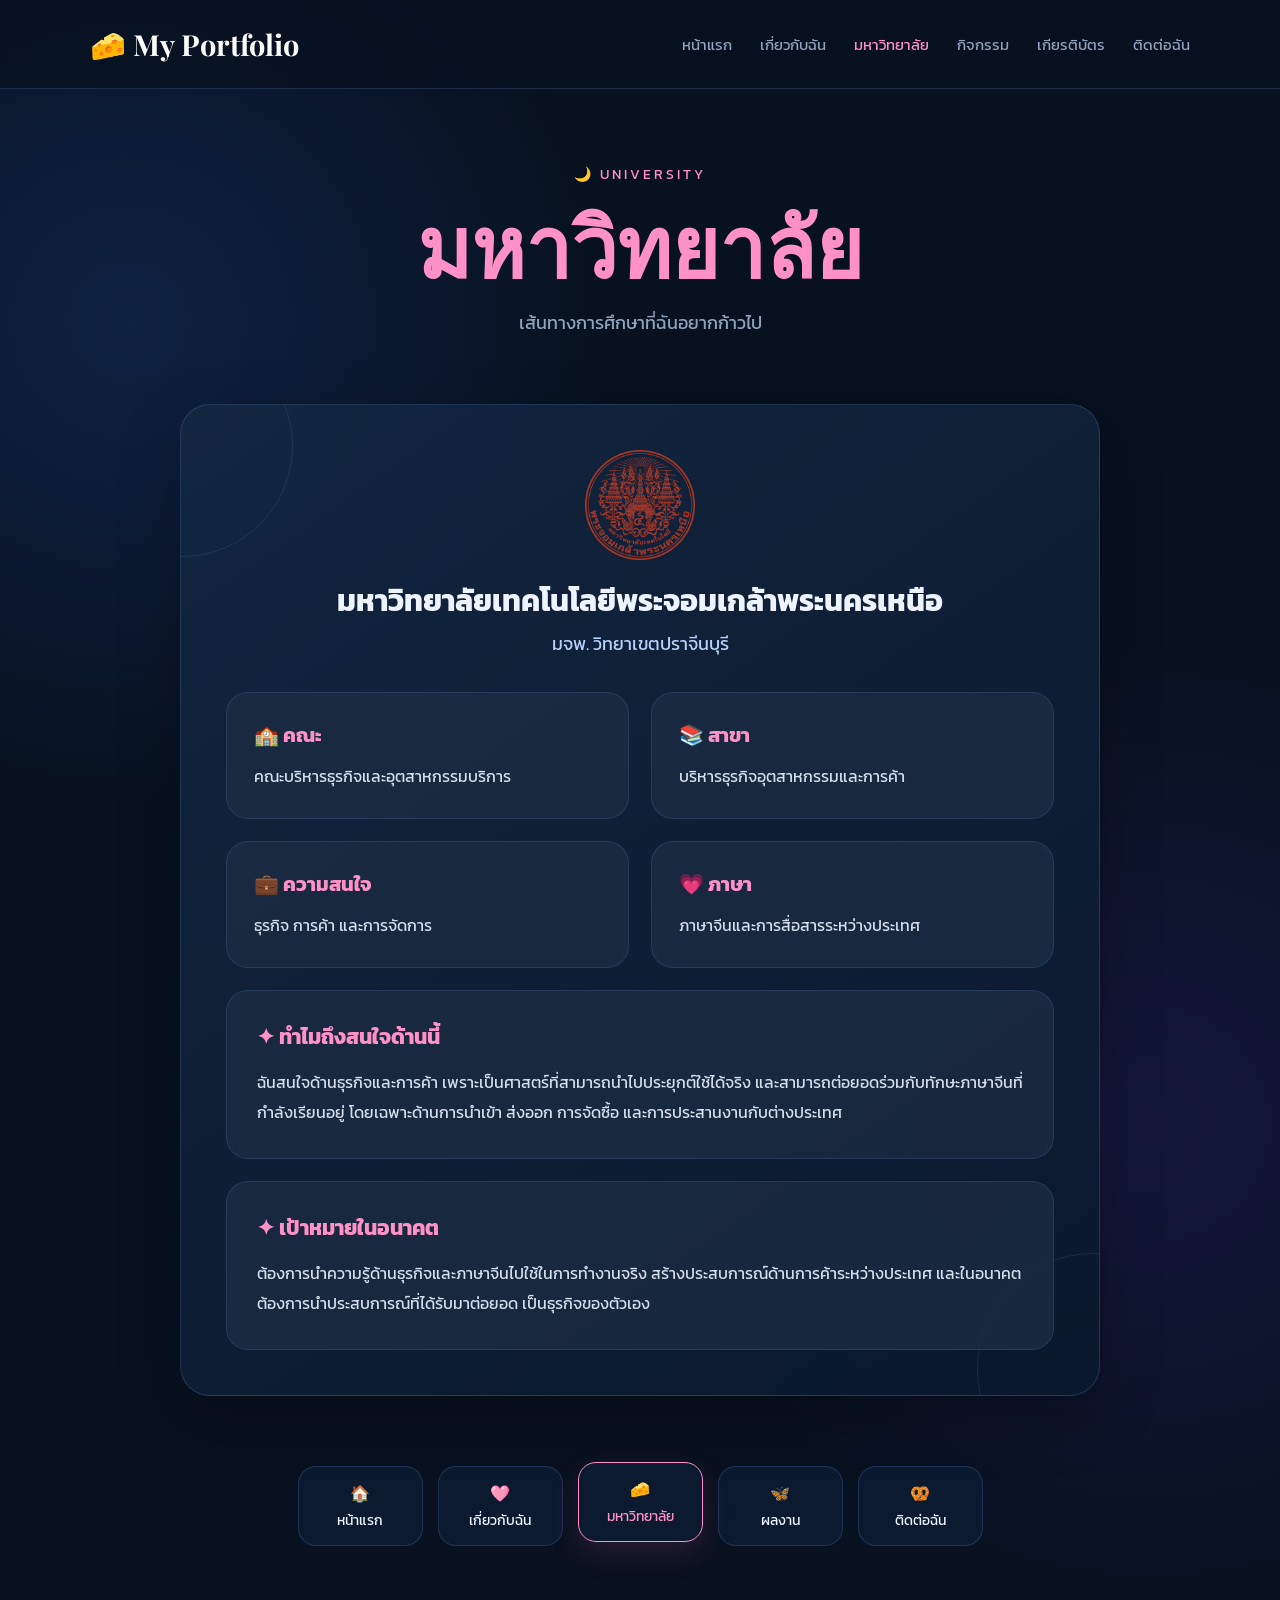
<file: education.html>
<!DOCTYPE html>
<html lang="th">
<head>

<meta charset="UTF-8">
<meta name="viewport" content="width=device-width, initial-scale=1.0">

<title>YEE. — University</title>

<link href="https://fonts.googleapis.com/css2?family=Kanit:wght@300;400;500;600&family=Playfair+Display:wght@500;600;700&display=swap" rel="stylesheet">

<style>

/* =========================
   RESET
========================= */

*{
    margin:0;
    padding:0;
    box-sizing:border-box;
}


/* =========================
   VARIABLES
========================= */

:root{
    --bg:#07111f;
    --card:#122238;
    --card-light:#192b42;

    --blue:#72a8ff;
    --blue-light:#b7d2ff;

    --pink:#ff91c8;
    --pink-light:#ffb5dc;

    --text:#edf4ff;
    --muted:#91a4bd;

    --line:rgba(120,170,255,.18);
}


/* =========================
   BODY
========================= */

body{

    min-height:100vh;

    background:
        radial-gradient(
            circle at 10% 20%,
            rgba(60,120,255,.16),
            transparent 28%
        ),

        radial-gradient(
            circle at 90% 70%,
            rgba(100,70,255,.12),
            transparent 30%
        ),

        var(--bg);

    color:var(--text);

    font-family:'Kanit',sans-serif;

}


/* =========================
   NAVBAR
========================= */

nav{

    width:100%;

    padding:25px 7%;

    display:flex;

    justify-content:space-between;

    align-items:center;

    border-bottom:1px solid var(--line);

    background:rgba(7,17,31,.75);

    backdrop-filter:blur(12px);

}


.logo{

    font-family:'Playfair Display',serif;

    font-size:29px;

    font-weight:700;

    color:white;

}


.nav-links{

    display:flex;

    gap:28px;

    list-style:none;

}


.nav-links a{

    color:var(--muted);

    text-decoration:none;

    font-size:15px;

    transition:.3s;

}


.nav-links a:hover,
.nav-links .active{

    color:var(--pink);

}


/* =========================
   PAGE HEADER
========================= */

.page-header{

    max-width:1100px;

    margin:auto;

    padding:75px 7% 45px;

    text-align:center;

}


.page-number{

    color:var(--pink);

    font-size:14px;

    letter-spacing:3px;

    margin-bottom:18px;

}


.page-header h1{

    font-family:'Playfair Display',serif;

    font-size:clamp(55px,8vw,82px);

    line-height:1;

    margin-bottom:22px;

}


.page-header h1 span{

    color:var(--pink);

}


.page-header p{

    color:var(--muted);

    font-size:18px;

    line-height:1.8;

}


/* =========================
   UNIVERSITY SECTION
========================= */

.university-section{

    max-width:1100px;

    margin:0 auto;

    padding:20px 7% 70px;

}


/* =========================
   UNIVERSITY CARD
========================= */

.university-card{

    position:relative;

    padding:45px;

    border-radius:30px;

    background:
        linear-gradient(
            145deg,
            rgba(20,39,65,.92),
            rgba(10,25,45,.92)
        );

    border:1px solid var(--line);

    box-shadow:
        0 20px 60px rgba(0,0,0,.25);

    overflow:hidden;

}


.university-card::before{

    content:"";

    position:absolute;

    width:220px;

    height:220px;

    border:1px solid rgba(120,170,255,.12);

    border-radius:50%;

    left:-110px;

    top:-70px;

}


.university-card::after{

    content:"";

    position:absolute;

    width:230px;

    height:230px;

    border:1px solid rgba(120,170,255,.12);

    border-radius:50%;

    right:-110px;

    bottom:-90px;

}


/* =========================
   UNIVERSITY LOGO
========================= */

.university-logo{

    width:110px;

    height:110px;

    margin:0 auto 20px;

    display:flex;

    align-items:center;

    justify-content:center;

}


.university-logo img{

    width:100%;

    height:100%;

    display:block;

    object-fit:contain;

}


/* =========================
   UNIVERSITY NAME
========================= */

.university-name{

    text-align:center;

    position:relative;

    z-index:2;

}


.university-name h2{

    font-size:30px;

    line-height:1.4;

    margin-bottom:8px;

}


.university-name p{

    color:var(--blue-light);

    font-size:18px;

}


/* =========================
   INFORMATION GRID
========================= */

.info-grid{

    position:relative;

    z-index:2;

    margin-top:35px;

    display:grid;

    grid-template-columns:repeat(2,1fr);

    gap:22px;

}


.info-card{

    padding:27px;

    border-radius:22px;

    background:rgba(28,45,67,.75);

    border:1px solid rgba(120,170,255,.15);

    transition:.3s;

}


.info-card:hover{

    transform:translateY(-4px);

    border-color:rgba(120,170,255,.35);

}


.info-card h3{

    color:var(--pink);

    font-size:20px;

    margin-bottom:12px;

}


.info-card p{

    color:#d4deed;

    font-size:16px;

    line-height:1.8;

}


/* =========================
   DETAIL BOX
========================= */

.detail-box{

    position:relative;

    z-index:2;

    margin-top:22px;

    padding:30px;

    border-radius:22px;

    background:rgba(28,45,67,.75);

    border:1px solid rgba(120,170,255,.15);

}


.detail-box h3{

    color:var(--pink);

    font-size:21px;

    margin-bottom:15px;

}


.detail-box p{

    color:#d4deed;

    font-size:16px;

    line-height:1.9;

}


/* =========================
   FUTURE GOAL
========================= */

.future-box{

    position:relative;

    z-index:2;

    margin-top:22px;

    padding:30px;

    border-radius:22px;

    background:rgba(28,45,67,.75);

    border:1px solid rgba(120,170,255,.15);

}


.future-box h3{

    color:var(--pink);

    font-size:21px;

    margin-bottom:15px;

}


.future-box p{

    color:#d4deed;

    font-size:16px;

    line-height:1.9;

}


/* =========================
   BOTTOM NAVIGATION
========================= */

.bottom-navigation{

    max-width:1100px;

    margin:0 auto 60px;

    padding:0 7%;

    display:flex;

    justify-content:center;

    align-items:center;

    gap:15px;

    flex-wrap:wrap;

}


.bottom-button{

    min-width:125px;

    padding:14px 20px;

    border-radius:18px;

    background:rgba(13,29,52,.8);

    border:1px solid var(--line);

    color:var(--text);

    text-decoration:none;

    display:flex;

    flex-direction:column;

    align-items:center;

    justify-content:center;

    gap:5px;

    transition:.3s;

}


.bottom-button span{

    font-size:14px;

}


.bottom-button:hover,
.bottom-button.active{

    transform:translateY(-4px);

    border-color:var(--pink);

    color:var(--pink);

    box-shadow:
        0 10px 30px rgba(255,100,180,.15);

}


/* =========================
   MOBILE
========================= */

@media(max-width:850px){

    nav{

        flex-direction:column;

        gap:18px;

    }


    .nav-links{

        gap:16px;

        flex-wrap:wrap;

        justify-content:center;

    }


    .page-header{

        padding:60px 7% 35px;

    }


    .page-header h1{

        font-size:55px;

    }


    .university-card{

        padding:30px 20px;

    }


    .info-grid{

        grid-template-columns:1fr;

    }


    .university-name h2{

        font-size:24px;

    }


    .university-name p{

        font-size:16px;

    }


    .university-logo{

        width:90px;

        height:90px;

        margin-bottom:18px;

    }


    .bottom-navigation{

        gap:10px;

    }


    .bottom-button{

        min-width:105px;

        padding:12px 15px;

    }

}


@media(max-width:500px){

    .logo{

        font-size:25px;

    }


    .nav-links{

        gap:12px;

    }


    .nav-links a{

        font-size:13px;

    }


    .page-header h1{

        font-size:48px;

    }


    .page-header p{

        font-size:15px;

    }


    .university-name h2{

        font-size:21px;

    }


    .info-card,
    .detail-box,
    .future-box{

        padding:22px;

    }


    .bottom-button{

        min-width:90px;

        font-size:13px;

    }

}

</style>

</head>


<body>


<!-- =========================
     NAVBAR
========================= -->

<nav>

    <div class="logo">
        🧀 My Portfolio
    </div>


    <ul class="nav-links">

        <li>
            <a href="./index.html">
                หน้าแรก
            </a>
        </li>

        <li>
            <a href="./profile.html">
                เกี่ยวกับฉัน
            </a>
        </li>

        <li>
            <a href="./education.html" class="active">
                มหาวิทยาลัย
            </a>
        </li>

        <li>
            <a href="./activities.html">
                กิจกรรม
            </a>
        </li>

        <li>
            <a href="./certificates.html">
                เกียรติบัตร
            </a>
        </li>

        <li>
            <a href="./contact.html">
                ติดต่อฉัน
            </a>
        </li>

    </ul>

</nav>


<!-- =========================
     PAGE HEADER
========================= -->

<section class="page-header">

    <div class="page-number">
        🌙 UNIVERSITY
    </div>


    <h1>
        <span>มหาวิทยาลัย</span>
    </h1>


    <p>
        เส้นทางการศึกษาที่ฉันอยากก้าวไป
    </p>

</section>


<!-- =========================
     UNIVERSITY
========================= -->

<section class="university-section">


    <div class="university-card">


        <!-- UNIVERSITY LOGO -->

        <div class="university-logo">

            <img
                src="./IMG_1484.webp"
                alt="โลโก้มหาวิทยาลัยเทคโนโลยีพระจอมเกล้าพระนครเหนือ"
            >

        </div>


        <!-- UNIVERSITY NAME -->

        <div class="university-name">

            <h2>
                มหาวิทยาลัยเทคโนโลยีพระจอมเกล้าพระนครเหนือ
            </h2>

            <p>
                มจพ. วิทยาเขตปราจีนบุรี
            </p>

        </div>


        <!-- INFORMATION -->

        <div class="info-grid">


            <div class="info-card">

                <h3>
                    🏫 คณะ
                </h3>

                <p>
                    คณะบริหารธุรกิจและอุตสาหกรรมบริการ
                </p>

            </div>


            <div class="info-card">

                <h3>
                    📚 สาขา
                </h3>

                <p>
                    บริหารธุรกิจอุตสาหกรรมและการค้า
                </p>

            </div>


            <div class="info-card">

                <h3>
                    💼 ความสนใจ
                </h3>

                <p>
                    ธุรกิจ การค้า และการจัดการ
                </p>

            </div>


            <div class="info-card">

                <h3>
                    💗 ภาษา
                </h3>

                <p>
                    ภาษาจีนและการสื่อสารระหว่างประเทศ
                </p>

            </div>


        </div>


        <!-- WHY -->

        <div class="detail-box">

            <h3>
                ✦ ทำไมถึงสนใจด้านนี้
            </h3>

            <p>
                ฉันสนใจด้านธุรกิจและการค้า เพราะเป็นศาสตร์ที่สามารถนำไปประยุกต์ใช้ได้จริง
                และสามารถต่อยอดร่วมกับทักษะภาษาจีนที่กำลังเรียนอยู่
                โดยเฉพาะด้านการนำเข้า ส่งออก การจัดซื้อ
                และการประสานงานกับต่างประเทศ
            </p>

        </div>


        <!-- FUTURE -->

        <div class="future-box">

            <h3>
                ✦ เป้าหมายในอนาคต
            </h3>

            <p>
                ต้องการนำความรู้ด้านธุรกิจและภาษาจีนไปใช้ในการทำงานจริง
                สร้างประสบการณ์ด้านการค้าระหว่างประเทศ
                และในอนาคตต้องการนำประสบการณ์ที่ได้รับมาต่อยอด
                เป็นธุรกิจของตัวเอง
            </p>

        </div>


    </div>

</section>


<!-- =========================
     BOTTOM NAVIGATION
========================= -->

<div class="bottom-navigation">


    <a href="./index.html" class="bottom-button">

        🏠

        <span>
            หน้าแรก
        </span>

    </a>


    <a href="./profile.html" class="bottom-button">

        🩷

        <span>
            เกี่ยวกับฉัน
        </span>

    </a>


    <a href="./education.html" class="bottom-button active">

        🧀

        <span>
            มหาวิทยาลัย
        </span>

    </a>


    <a href="./activities.html" class="bottom-button">

        🦋

        <span>
            ผลงาน
        </span>

    </a>


    <a href="./contact.html" class="bottom-button">

        🥨

        <span>
            ติดต่อฉัน
        </span>

    </a>


</div>


</body>
</html>
</file>
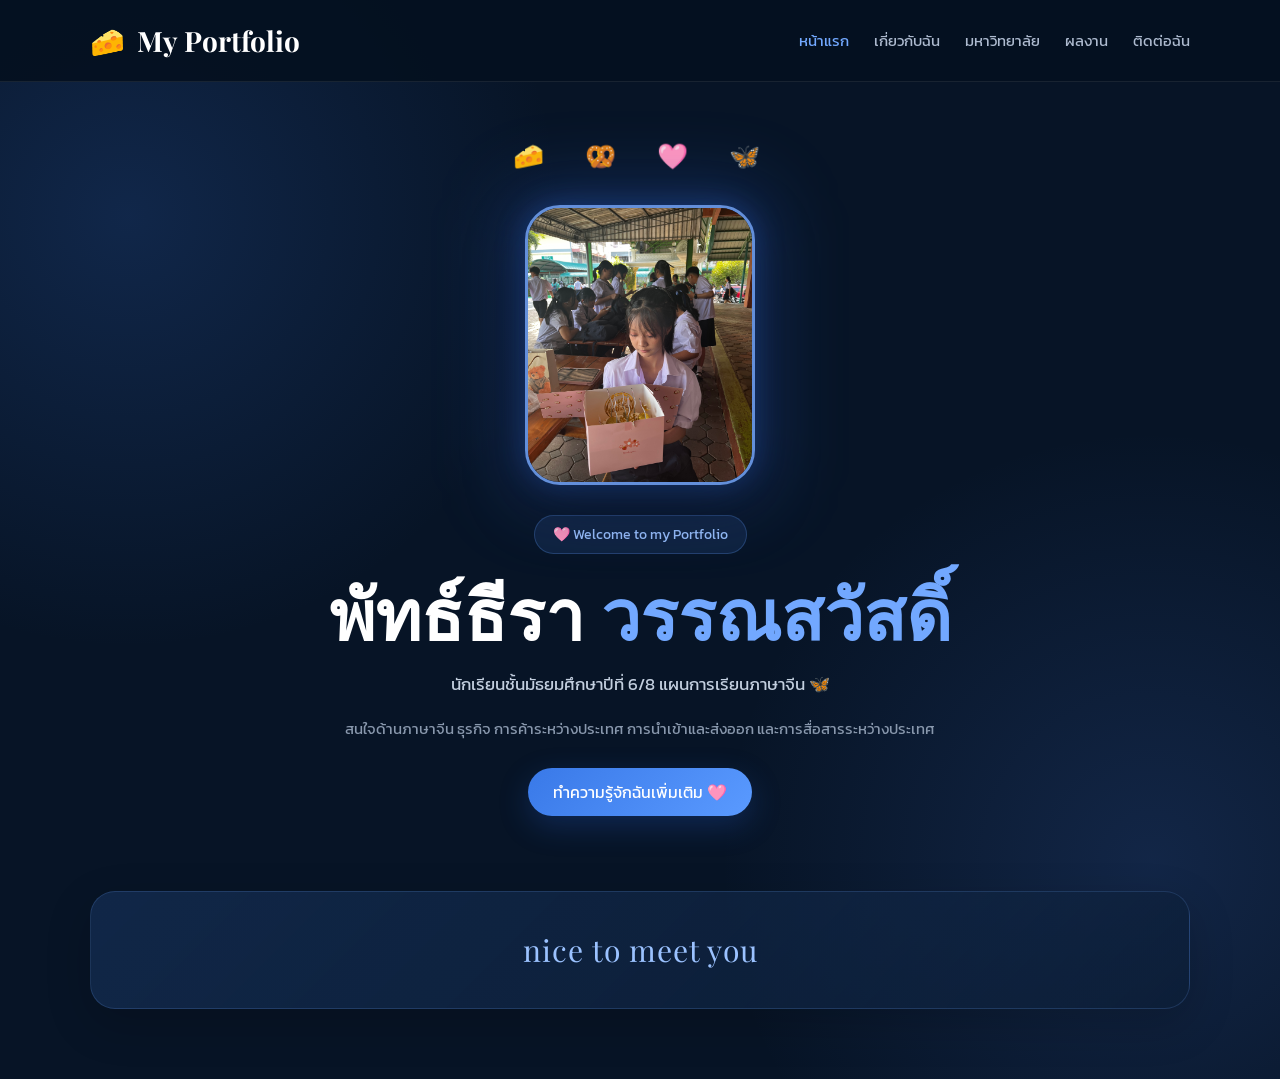
<file: indek.html>
<!DOCTYPE html>
<html lang="th">
<head>
    <meta charset="UTF-8">
    <meta name="viewport" content="width=device-width, initial-scale=1.0">

    <title>My Portfolio | พัทธ์ธีรา วรรณสวัสดิ์</title>

    <link href="https://fonts.googleapis.com/css2?family=Kanit:wght@300;400;500;600&family=Playfair+Display:wght@500;600;700&display=swap" rel="stylesheet">

    <style>
        * {
            margin: 0;
            padding: 0;
            box-sizing: border-box;
        }

        html {
            scroll-behavior: smooth;
        }

        body {
            font-family: 'Kanit', sans-serif;
            background:
                radial-gradient(
                    circle at 10% 20%,
                    rgba(45, 95, 180, 0.25),
                    transparent 30%
                ),
                radial-gradient(
                    circle at 90% 80%,
                    rgba(70, 120, 220, 0.18),
                    transparent 30%
                ),
                #071426;

            color: white;
            min-height: 100vh;
            overflow-x: hidden;
        }

        /* HEADER */
        header {
            width: 100%;
            padding: 22px 7%;

            display: flex;
            align-items: center;
            justify-content: space-between;

            border-bottom: 1px solid rgba(255,255,255,0.08);
            background: rgba(5,17,32,0.92);

            position: sticky;
            top: 0;
            z-index: 100;
        }

        .logo {
            text-decoration: none;
            color: white;

            font-family: 'Playfair Display', serif;
            font-size: 28px;
            font-weight: 700;
        }

        .logo span {
            margin-left: 5px;
        }

        nav {
            display: flex;
            gap: 25px;
        }

        nav a {
            text-decoration: none;
            color: #aebbd0;
            font-size: 15px;
            transition: 0.3s;
        }

        nav a:hover,
        nav a.active {
            color: #72a8ff;
        }

        /* MAIN */
        main {
            width: 100%;
        }

        .container {
            width: min(1100px, 90%);
            margin: auto;
            padding: 55px 0 70px;
        }

        /* DECORATION */
        .top-decoration {
            text-align: center;
            font-size: 25px;
            letter-spacing: 8px;
            margin-bottom: 30px;
        }

        /* PHOTO */
        .photo-area {
            width: 230px;
            height: 280px;
            margin: 0 auto 30px;

            position: relative;
        }

        .photo-glow {
            position: absolute;
            inset: -20px;

            border-radius: 40px;
            background: rgba(70,130,255,0.22);
            filter: blur(35px);
        }

        .profile-photo {
            position: relative;

            width: 100%;
            height: 100%;

            object-fit: cover;
            display: block;

            border-radius: 35px;
            border: 3px solid rgba(120,170,255,0.8);

            box-shadow:
                0 0 30px rgba(50,120,255,0.3),
                0 20px 60px rgba(0,0,0,0.4);
        }

        /* ถ้าหารูปไม่เจอ จะไม่ทำให้หน้าเว็บพัง */
        .profile-photo.hide {
            display: none;
        }

        /* HERO */
        .hero {
            text-align: center;
        }

        .welcome {
            display: inline-block;

            padding: 8px 18px;
            border-radius: 30px;

            background: rgba(65,120,220,0.14);
            border: 1px solid rgba(100,160,255,0.25);

            color: #9bc2ff;
            font-size: 14px;

            margin-bottom: 18px;
        }

        h1 {
            font-family: 'Playfair Display', serif;

            font-size: clamp(40px, 7vw, 70px);
            font-weight: 600;
            line-height: 1.15;

            margin-bottom: 15px;
        }

        h1 span {
            color: #72a8ff;
        }

        .hero-subtitle {
            color: #c3cfdf;

            font-size: 17px;
            line-height: 1.9;

            max-width: 700px;
            margin: auto;
        }

        .hero-description {
            color: #8998ad;

            font-size: 15px;
            line-height: 1.9;

            max-width: 680px;
            margin: 15px auto 25px;
        }

        /* BUTTON */
        .main-button {
            display: inline-block;

            text-decoration: none;
            color: white;

            background: linear-gradient(
                135deg,
                #3979e8,
                #5a9aff
            );

            padding: 12px 25px;
            border-radius: 30px;

            box-shadow:
                0 10px 30px rgba(40,100,220,0.25);

            transition: 0.3s;
        }

        .main-button:hover {
            transform: translateY(-3px);

            box-shadow:
                0 15px 35px rgba(40,100,220,0.4);
        }

        /* END CARD */
        .end-section {
            margin-top: 75px;
        }

        .nice-card {
            padding: 38px;

            border-radius: 25px;
            text-align: center;

            background: linear-gradient(
                135deg,
                rgba(35,75,135,0.35),
                rgba(12,30,55,0.75)
            );

            border: 1px solid rgba(110,165,255,0.18);

            box-shadow:
                0 15px 45px rgba(0,0,0,0.18);
        }

        .nice-title {
            font-family: 'Playfair Display', serif;
            font-size: 30px;
            color: #9bc2ff;
            letter-spacing: 1px;
        }

        /* MOBILE */
        @media (max-width: 768px) {

            header {
                padding: 18px 5%;
                flex-direction: column;
                gap: 15px;
            }

            .logo {
                font-size: 27px;
            }

            nav {
                gap: 14px;
                flex-wrap: wrap;
                justify-content: center;
            }

            nav a {
                font-size: 13px;
            }

            .container {
                width: 90%;
                padding-top: 35px;
            }

            .photo-area {
                width: 190px;
                height: 235px;
            }

            h1 {
                font-size: 42px;
            }

            .hero-subtitle {
                font-size: 15px;
            }

            .hero-description {
                font-size: 14px;
            }

            .nice-title {
                font-size: 26px;
            }
        }
    </style>
</head>

<body>

<header>

    <a href="./index.html" class="logo">
        🧀 <span>My Portfolio</span>
    </a>

    <nav>
        <a href="./index.html" class="active">หน้าแรก</a>
        <a href="./profile.html">เกี่ยวกับฉัน</a>
        <a href="./education.html">มหาวิทยาลัย</a>
        <a href="./activities.html">ผลงาน</a>
        <a href="./contact.html">ติดต่อฉัน</a>
    </nav>

</header>


<main>

    <div class="container">

        <div class="top-decoration">
            🧀　🥨　🩷　🦋
        </div>


        <!-- รูปโปรไฟล์ -->
        <div class="photo-area">

            <div class="photo-glow"></div>

            <img
                class="profile-photo"
                src="./IMG_3814.jpeg"
                alt="รูปโปรไฟล์ของพัทธ์ธีรา"
                onerror="this.classList.add('hide')"
            >

        </div>


        <!-- HERO -->
        <section class="hero">

            <div class="welcome">
                🩷 Welcome to my Portfolio
            </div>

            <h1>
                พัทธ์ธีรา
                <span>วรรณสวัสดิ์</span>
            </h1>

            <p class="hero-subtitle">
                นักเรียนชั้นมัธยมศึกษาปีที่ 6/8
                แผนการเรียนภาษาจีน 🦋
            </p>

            <p class="hero-description">
                สนใจด้านภาษาจีน ธุรกิจ
                การค้าระหว่างประเทศ
                การนำเข้าและส่งออก
                และการสื่อสารระหว่างประเทศ
            </p>

            <a href="./profile.html" class="main-button">
                ทำความรู้จักฉันเพิ่มเติม 🩷
            </a>

        </section>


        <!-- END -->
        <section class="end-section">

            <div class="nice-card">

                <div class="nice-title">
                    nice to meet you
                </div>

            </div>

        </section>

    </div>

</main>

</body>
</html>
</file>
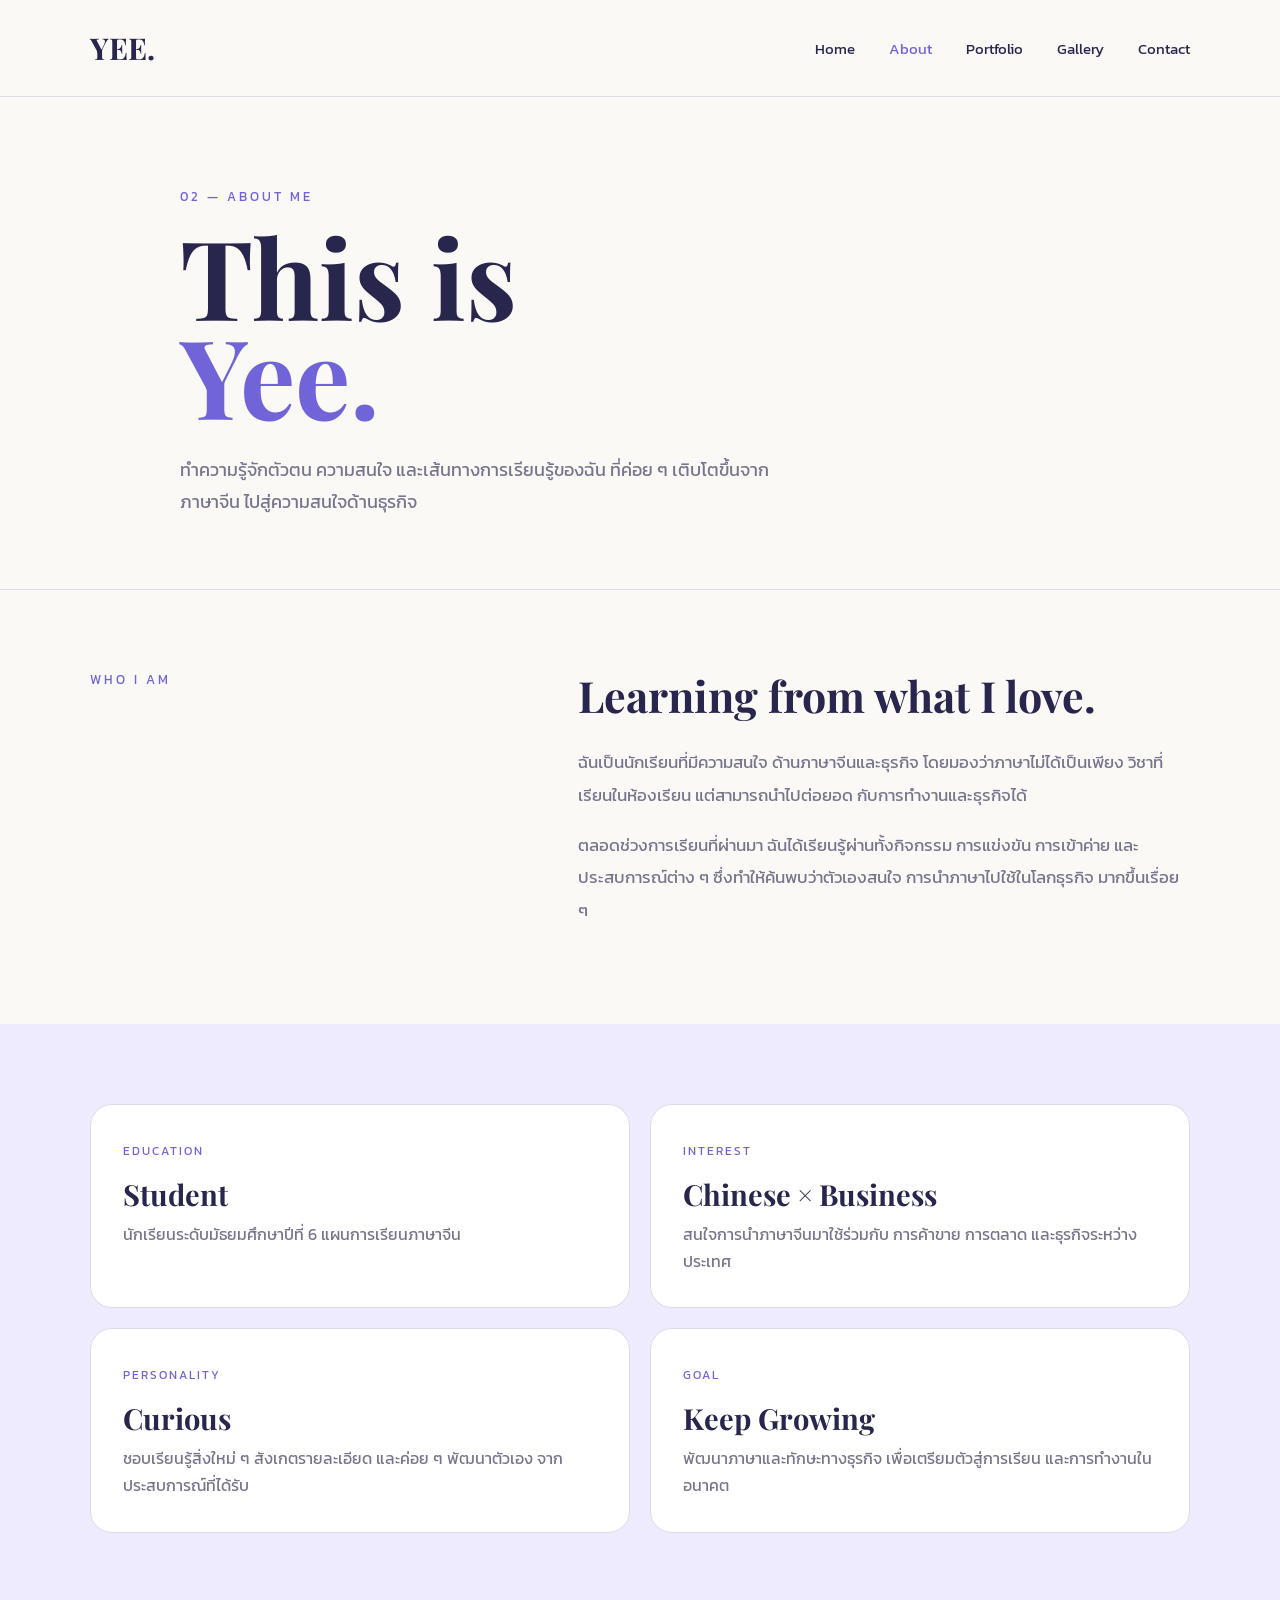
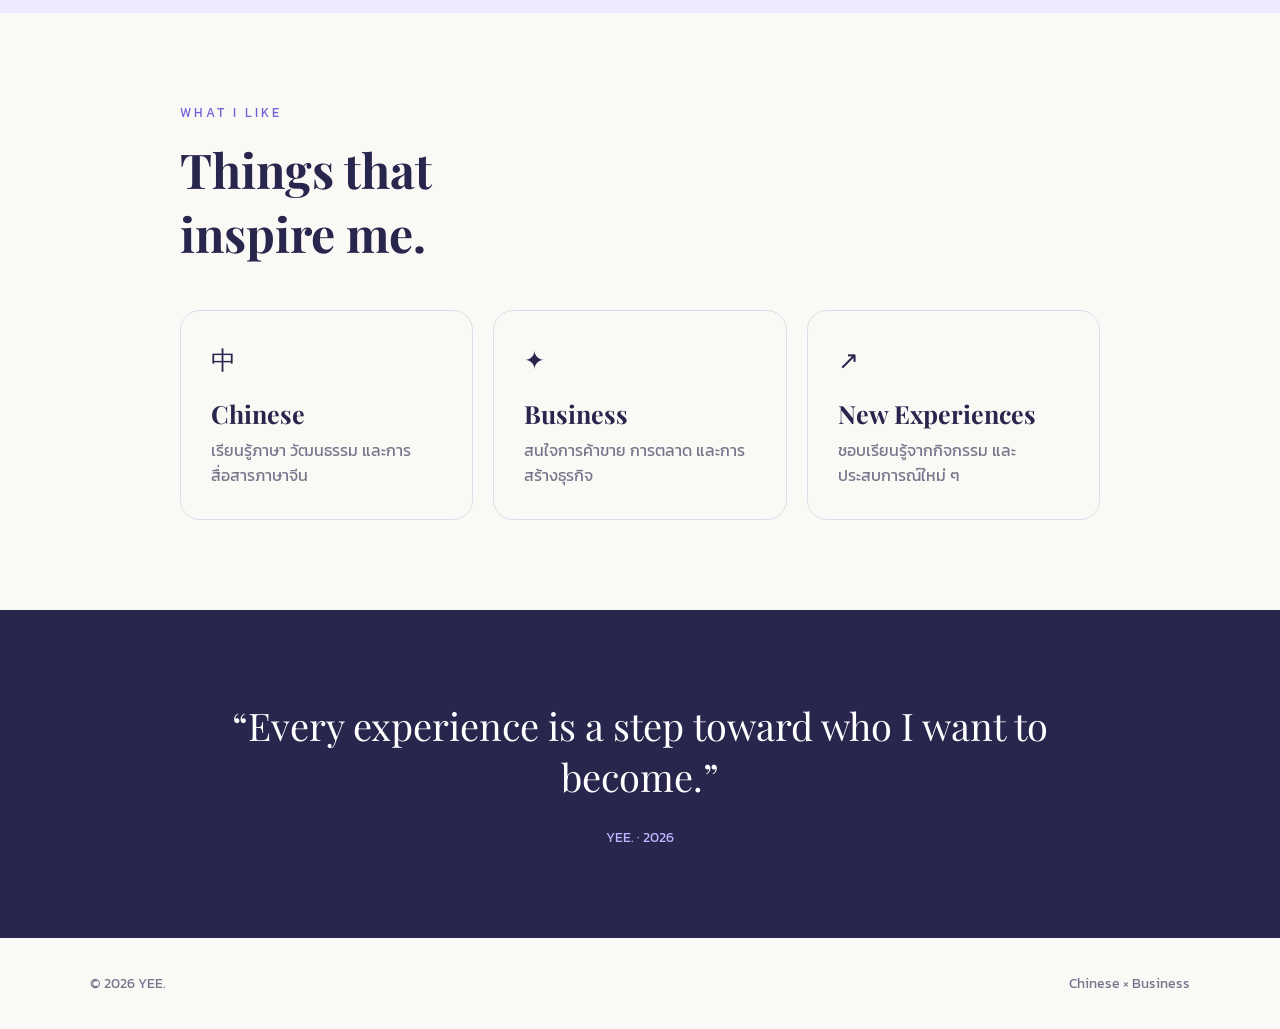
<file: me.html>
<!DOCTYPE html>
<html lang="th">
<head>
<meta charset="UTF-8">
<meta name="viewport" content="width=device-width, initial-scale=1.0">

<title>About — YEE.</title>

<link href="https://fonts.googleapis.com/css2?family=Kanit:wght@300;400;500;600&family=Playfair+Display:wght@500;600;700&display=swap" rel="stylesheet">

<style>

*{
    margin:0;
    padding:0;
    box-sizing:border-box;
}

:root{
    --purple:#7164d9;
    --purple-dark:#29264d;
    --purple-light:#eeeaff;
    --cream:#faf9f6;
    --text:#29264d;
    --muted:#77758b;
    --line:#dedce8;
}

body{
    background:var(--cream);
    color:var(--text);
    font-family:'Kanit',sans-serif;
}


/* =========================
   NAVBAR
========================= */

nav{
    width:100%;
    padding:28px 7%;
    display:flex;
    justify-content:space-between;
    align-items:center;
    border-bottom:1px solid var(--line);
}

.logo{
    font-family:'Playfair Display',serif;
    font-size:30px;
    font-weight:700;
}

.nav-links{
    display:flex;
    gap:34px;
    list-style:none;
}

.nav-links a{
    text-decoration:none;
    color:var(--text);
    font-size:15px;
}

.nav-links a:hover{
    color:var(--purple);
}

.nav-links .active{
    color:var(--purple);
}


/* =========================
   PAGE HEADER
========================= */

.page-header{
    max-width:1100px;
    margin:auto;
    padding:90px 7% 70px;
}

.page-number{
    color:var(--purple);
    font-size:13px;
    letter-spacing:3px;
    margin-bottom:20px;
}

.page-header h1{
    font-family:'Playfair Display',serif;
    font-size:clamp(65px,9vw,110px);
    line-height:.9;
}

.page-header h1 span{
    color:var(--purple);
}

.page-header p{
    max-width:600px;
    margin-top:30px;
    color:var(--muted);
    font-size:18px;
    line-height:1.8;
}


/* =========================
   ABOUT INTRO
========================= */

.about-section{
    border-top:1px solid var(--line);
    padding:80px 7%;
}

.about-grid{
    max-width:1100px;
    margin:auto;
    display:grid;
    grid-template-columns:.8fr 1.2fr;
    gap:80px;
}

.section-title{
    color:var(--purple);
    font-size:13px;
    letter-spacing:3px;
}

.about-content h2{
    font-family:'Playfair Display',serif;
    font-size:43px;
    line-height:1.2;
    margin-bottom:25px;
}

.about-content p{
    color:var(--muted);
    font-size:17px;
    line-height:1.9;
    margin-bottom:18px;
}


/* =========================
   INFO
========================= */

.info-section{
    background:var(--purple-light);
    padding:80px 7%;
}

.info-grid{
    max-width:1100px;
    margin:auto;
    display:grid;
    grid-template-columns:repeat(2,1fr);
    gap:20px;
}

.info-card{
    background:white;
    padding:32px;
    border-radius:22px;
    border:1px solid var(--line);
}

.info-card small{
    color:var(--purple);
    letter-spacing:2px;
    font-size:12px;
}

.info-card h3{
    font-family:'Playfair Display',serif;
    font-size:29px;
    margin:14px 0 8px;
}

.info-card p{
    color:var(--muted);
    line-height:1.7;
}


/* =========================
   INTERESTS
========================= */

.interests{
    max-width:1100px;
    margin:auto;
    padding:90px 7%;
}

.interests h2{
    font-family:'Playfair Display',serif;
    font-size:48px;
    margin:15px 0 45px;
}

.interest-list{
    display:grid;
    grid-template-columns:repeat(3,1fr);
    gap:20px;
}

.interest{
    padding:30px;
    border:1px solid var(--line);
    border-radius:20px;
    min-height:180px;
}

.interest span{
    font-size:25px;
}

.interest h3{
    font-family:'Playfair Display',serif;
    font-size:25px;
    margin:18px 0 8px;
}

.interest p{
    color:var(--muted);
    line-height:1.6;
}


/* =========================
   QUOTE
========================= */

.quote{
    background:var(--purple-dark);
    color:white;
    padding:90px 7%;
    text-align:center;
}

.quote p{
    max-width:850px;
    margin:auto;
    font-family:'Playfair Display',serif;
    font-size:38px;
    line-height:1.35;
}

.quote span{
    display:block;
    margin-top:25px;
    color:#bcb5ff;
    font-family:'Kanit',sans-serif;
    font-size:14px;
}


/* =========================
   FOOTER
========================= */

footer{
    padding:35px 7%;
    display:flex;
    justify-content:space-between;
    color:var(--muted);
    font-size:14px;
}


/* =========================
   TABLET
========================= */

@media(max-width:900px){

    .nav-links{
        gap:20px;
    }

    .about-grid{
        grid-template-columns:1fr;
        gap:35px;
    }

    .interest-list{
        grid-template-columns:1fr 1fr;
    }

}


/* =========================
   MOBILE
========================= */

@media(max-width:600px){

    nav{
        flex-direction:column;
        gap:18px;
    }

    .nav-links{
        gap:15px;
        flex-wrap:wrap;
        justify-content:center;
    }

    .nav-links a{
        font-size:13px;
    }

    .page-header{
        padding:60px 7%;
    }

    .page-header h1{
        font-size:65px;
    }

    .page-header p{
        font-size:16px;
    }

    .about-section{
        padding:65px 7%;
    }

    .about-content h2{
        font-size:36px;
    }

    .info-grid{
        grid-template-columns:1fr;
    }

    .interests{
        padding:65px 7%;
    }

    .interests h2{
        font-size:40px;
    }

    .interest-list{
        grid-template-columns:1fr;
    }

    .quote{
        padding:70px 7%;
    }

    .quote p{
        font-size:28px;
    }

    footer{
        flex-direction:column;
        gap:10px;
        text-align:center;
    }

}

</style>
</head>


<body>


<!-- NAVBAR -->

<nav>

    <div class="logo">
        YEE.
    </div>

    <ul class="nav-links">

        <li>
            <a href="index.html">
                Home
            </a>
        </li>

        <li>
            <a href="about.html" class="active">
                About
            </a>
        </li>

        <li>
            <a href="portfolio.html">
                Portfolio
            </a>
        </li>

        <li>
            <a href="gallery.html">
                Gallery
            </a>
        </li>

        <li>
            <a href="contact.html">
                Contact
            </a>
        </li>

    </ul>

</nav>


<!-- HEADER -->

<section class="page-header">

    <div class="page-number">
        02 — ABOUT ME
    </div>

    <h1>
        This is<br>
        <span>Yee.</span>
    </h1>

    <p>
        ทำความรู้จักตัวตน ความสนใจ
        และเส้นทางการเรียนรู้ของฉัน
        ที่ค่อย ๆ เติบโตขึ้นจากภาษาจีน
        ไปสู่ความสนใจด้านธุรกิจ
    </p>

</section>


<!-- ABOUT -->

<section class="about-section">

    <div class="about-grid">

        <div>
            <div class="section-title">
                WHO I AM
            </div>
        </div>


        <div class="about-content">

            <h2>
                Learning from what
                I love.
            </h2>

            <p>
                ฉันเป็นนักเรียนที่มีความสนใจ
                ด้านภาษาจีนและธุรกิจ
                โดยมองว่าภาษาไม่ได้เป็นเพียง
                วิชาที่เรียนในห้องเรียน
                แต่สามารถนำไปต่อยอด
                กับการทำงานและธุรกิจได้
            </p>

            <p>
                ตลอดช่วงการเรียนที่ผ่านมา
                ฉันได้เรียนรู้ผ่านทั้งกิจกรรม
                การแข่งขัน การเข้าค่าย
                และประสบการณ์ต่าง ๆ
                ซึ่งทำให้ค้นพบว่าตัวเองสนใจ
                การนำภาษาไปใช้ในโลกธุรกิจ
                มากขึ้นเรื่อย ๆ
            </p>

        </div>

    </div>

</section>


<!-- INFORMATION -->

<section class="info-section">

    <div class="info-grid">

        <div class="info-card">

            <small>EDUCATION</small>

            <h3>
                Student
            </h3>

            <p>
                นักเรียนระดับมัธยมศึกษาปีที่ 6
                แผนการเรียนภาษาจีน
            </p>

        </div>


        <div class="info-card">

            <small>INTEREST</small>

            <h3>
                Chinese × Business
            </h3>

            <p>
                สนใจการนำภาษาจีนมาใช้ร่วมกับ
                การค้าขาย การตลาด
                และธุรกิจระหว่างประเทศ
            </p>

        </div>


        <div class="info-card">

            <small>PERSONALITY</small>

            <h3>
                Curious
            </h3>

            <p>
                ชอบเรียนรู้สิ่งใหม่ ๆ
                สังเกตรายละเอียด
                และค่อย ๆ พัฒนาตัวเอง
                จากประสบการณ์ที่ได้รับ
            </p>

        </div>


        <div class="info-card">

            <small>GOAL</small>

            <h3>
                Keep Growing
            </h3>

            <p>
                พัฒนาภาษาและทักษะทางธุรกิจ
                เพื่อเตรียมตัวสู่การเรียน
                และการทำงานในอนาคต
            </p>

        </div>

    </div>

</section>


<!-- INTERESTS -->

<section class="interests">

    <div class="section-title">
        WHAT I LIKE
    </div>

    <h2>
        Things that<br>
        inspire me.
    </h2>


    <div class="interest-list">


        <div class="interest">

            <span>中</span>

            <h3>
                Chinese
            </h3>

            <p>
                เรียนรู้ภาษา วัฒนธรรม
                และการสื่อสารภาษาจีน
            </p>

        </div>


        <div class="interest">

            <span>✦</span>

            <h3>
                Business
            </h3>

            <p>
                สนใจการค้าขาย
                การตลาด และการสร้างธุรกิจ
            </p>

        </div>


        <div class="interest">

            <span>↗</span>

            <h3>
                New Experiences
            </h3>

            <p>
                ชอบเรียนรู้จากกิจกรรม
                และประสบการณ์ใหม่ ๆ
            </p>

        </div>


    </div>

</section>


<!-- QUOTE -->

<section class="quote">

    <p>
        “Every experience is
        a step toward who
        I want to become.”
    </p>

    <span>
        YEE. · 2026
    </span>

</section>


<!-- FOOTER -->

<footer>

    <div>
        © 2026 YEE.
    </div>

    <div>
        Chinese × Business
    </div>

</footer>


</body>
</html>
</file>
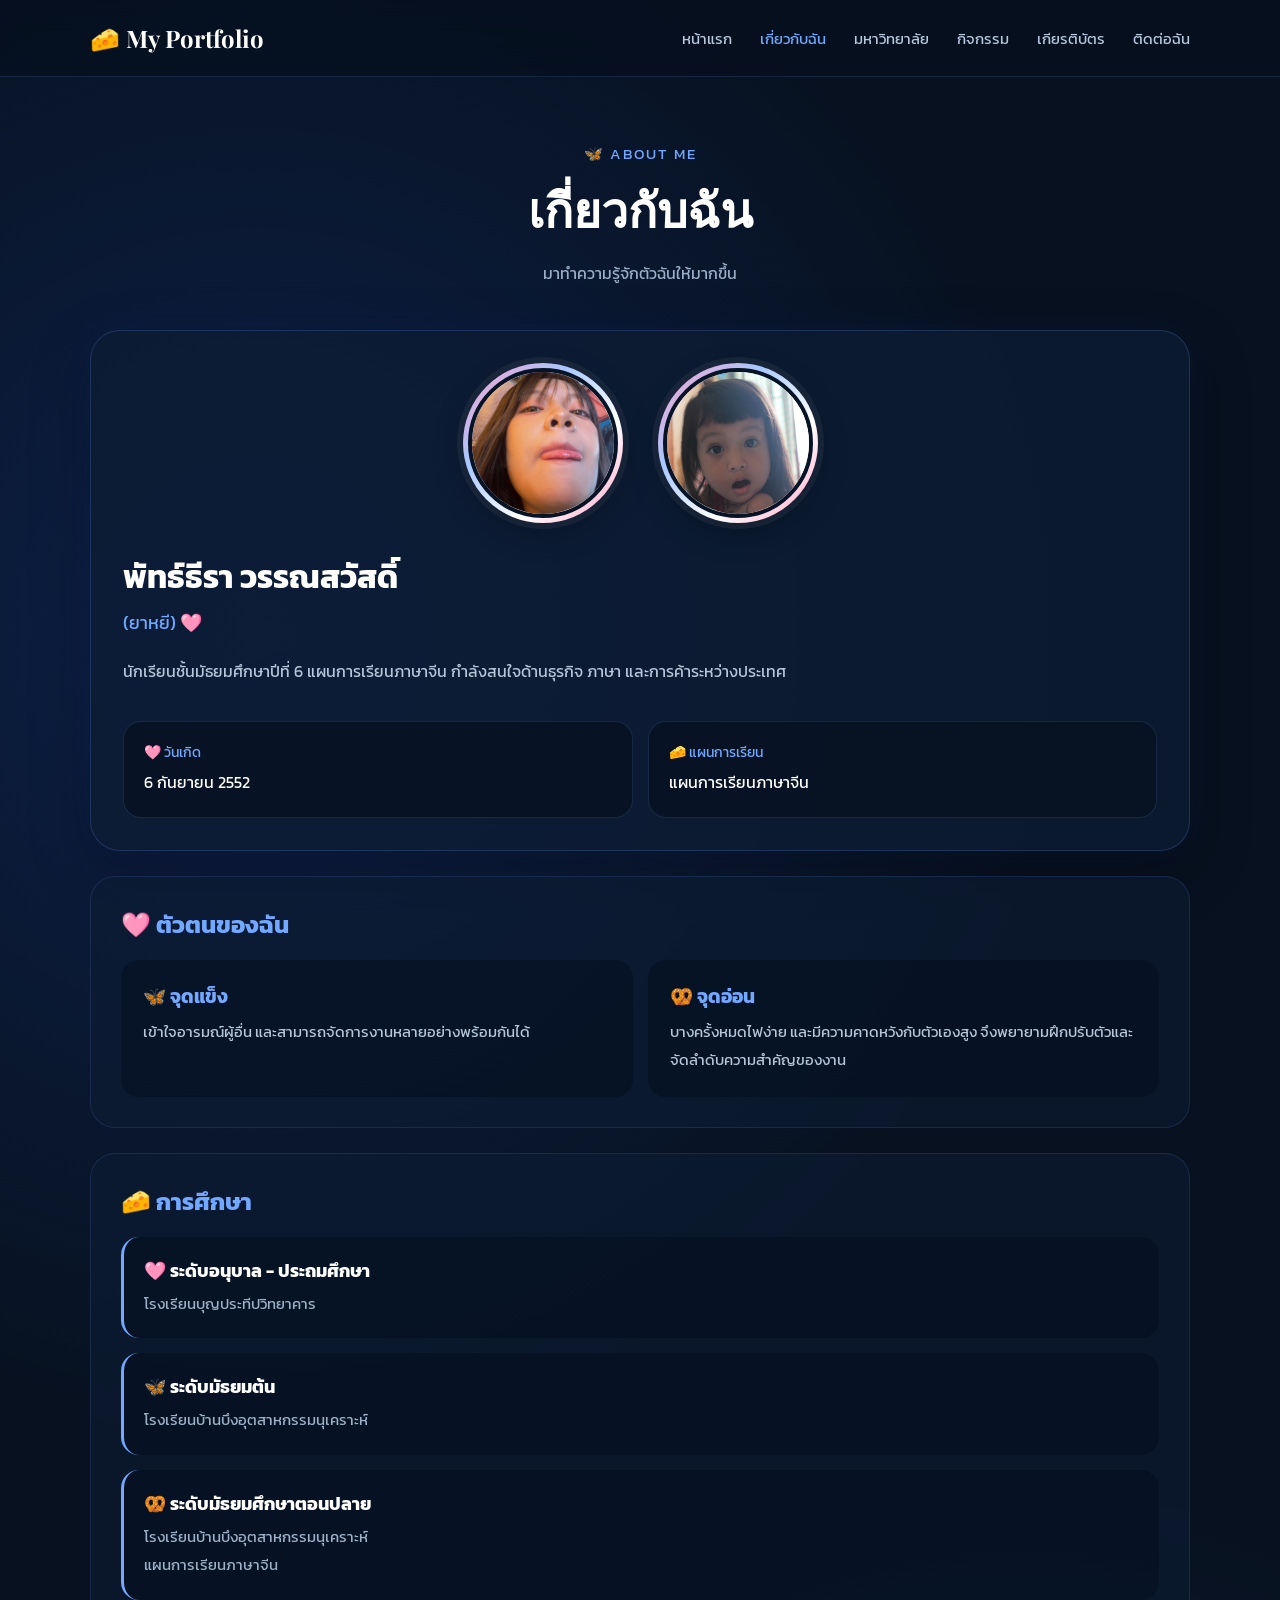
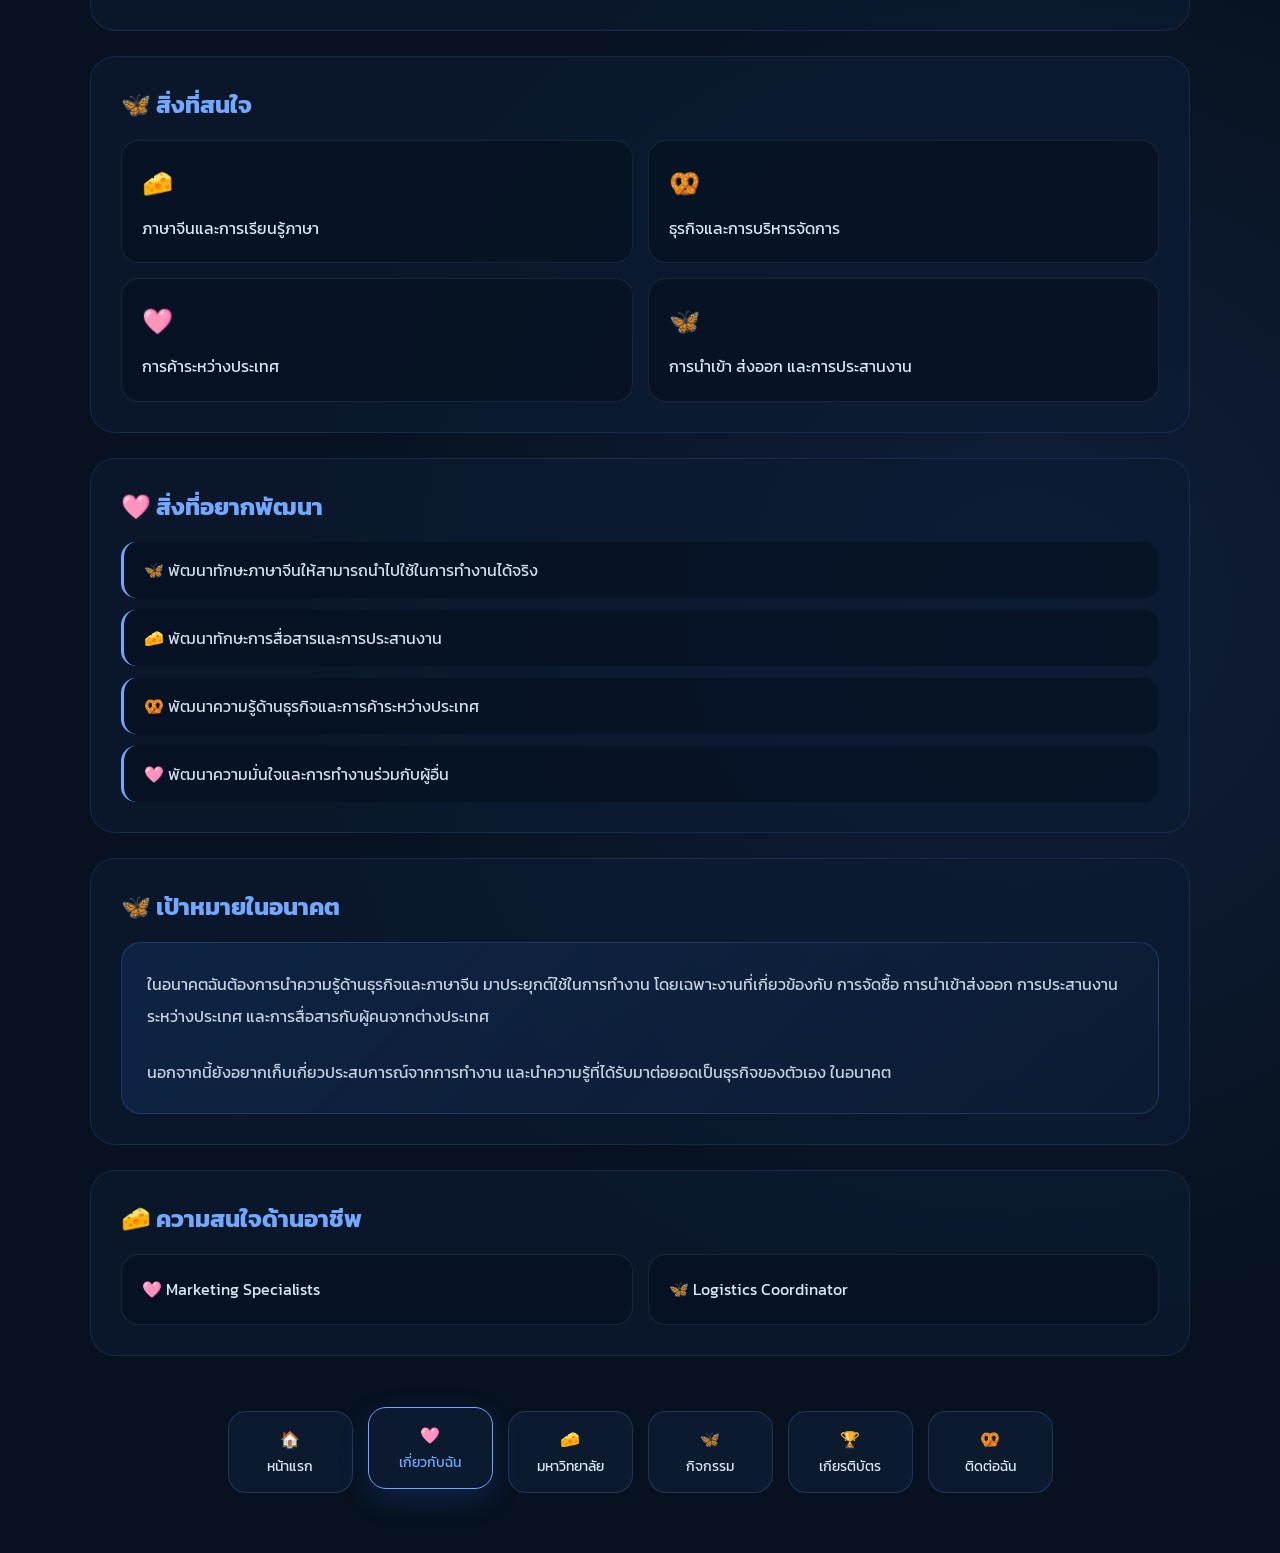
<file: profile.html>
<!DOCTYPE html>
<html lang="th">
<head>
<meta charset="UTF-8">
<meta name="viewport" content="width=device-width, initial-scale=1.0">

<title>YEE. — เกี่ยวกับฉัน</title>

<link href="https://fonts.googleapis.com/css2?family=Kanit:wght@300;400;500;600&family=Playfair+Display:wght@500;600;700&display=swap" rel="stylesheet">

<style>

*{
    margin:0;
    padding:0;
    box-sizing:border-box;
}

body{
    font-family:'Kanit',sans-serif;

    background:
        radial-gradient(circle at 20% 20%,rgba(40,100,255,.18),transparent 30%),
        radial-gradient(circle at 80% 70%,rgba(80,130,255,.12),transparent 30%),
        #07111f;

    color:#fff;
    min-height:100vh;
    overflow-x:hidden;
}

a{
    text-decoration:none;
    color:inherit;
}


/* =========================
   🦋 BUTTERFLY EFFECT
========================= */

.butterflies{
    position:fixed;
    inset:0;
    width:100%;
    height:100%;
    overflow:hidden;
    pointer-events:none;
    z-index:1;
}

.butterfly{
    position:absolute;
    bottom:-60px;

    font-size:20px;
    opacity:.45;

    filter:
        drop-shadow(0 0 5px rgba(150,200,255,.7))
        drop-shadow(0 0 10px rgba(255,159,197,.35));

    animation:
        butterflyFloat
        13s
        ease-in-out
        infinite;
}

@keyframes butterflyFloat{

    0%{
        transform:
            translateY(0)
            translateX(0)
            rotate(-8deg);

        opacity:0;
    }

    10%{
        opacity:.45;
    }

    30%{
        transform:
            translateY(-30vh)
            translateX(35px)
            rotate(8deg);
    }

    50%{
        transform:
            translateY(-50vh)
            translateX(-25px)
            rotate(-6deg);

        opacity:.6;
    }

    70%{
        transform:
            translateY(-70vh)
            translateX(40px)
            rotate(7deg);

        opacity:.45;
    }

    100%{
        transform:
            translateY(-115vh)
            translateX(-20px)
            rotate(-8deg);

        opacity:0;
    }

}


/* =========================
   HEADER
========================= */

header{
    width:100%;
    padding:22px 7%;

    display:flex;
    justify-content:space-between;
    align-items:center;

    border-bottom:1px solid rgba(120,170,255,.15);

    background:rgba(5,15,30,.8);

    backdrop-filter:blur(15px);

    position:sticky;
    top:0;

    z-index:100;
}

.logo{
    font-family:'Playfair Display',serif;

    font-size:24px;
    font-weight:700;

    color:white;
}

nav{
    display:flex;
    gap:28px;
    flex-wrap:wrap;
}

nav a{
    color:#b8c8df;

    font-size:15px;

    transition:.3s;
}

nav a:hover,
nav a.active{
    color:#72a8ff;
}


/* =========================
   MAIN
========================= */

main{
    position:relative;
    z-index:2;

    width:90%;
    max-width:1100px;

    margin:auto;

    padding:65px 0 60px;
}


/* =========================
   TITLE
========================= */

.page-title{
    text-align:center;

    margin-bottom:45px;
}

.page-title .small{
    color:#72a8ff;

    font-size:15px;

    letter-spacing:2px;
}

.page-title h1{
    font-family:'Playfair Display',serif;

    font-size:48px;

    margin-top:8px;
}

.page-title p{
    color:#9baec8;

    margin-top:12px;

    font-size:16px;
}


/* =========================
   PROFILE CARD
========================= */

.profile-card{
    background:rgba(13,29,52,.78);

    border:1px solid rgba(100,150,255,.2);

    border-radius:30px;

    padding:32px;

    box-shadow:
        0 20px 60px rgba(0,0,0,.25),
        0 0 35px rgba(40,100,255,.08);
}


/* =========================
   รูปประวัติ 2 รูป
========================= */

.history-images{
    display:flex;

    justify-content:center;
    align-items:center;

    gap:35px;

    flex-wrap:wrap;

    margin-bottom:30px;
}

.history-circle{
    width:160px;
    height:160px;

    padding:5px;

    border-radius:50%;

    background:linear-gradient(
        135deg,
        #ff9fc5,
        #a8c7ff,
        #ffffff,
        #ff9fc5
    );

    animation:historySpin 8s linear infinite;

    box-shadow:
        0 0 0 6px rgba(255,255,255,.05),
        0 10px 30px rgba(0,0,0,.25);
}

.history-circle img{
    width:100%;
    height:100%;

    object-fit:cover;

    border-radius:50%;

    display:block;

    border:4px solid #071426;
}

.history-circle:nth-child(2){
    animation-delay:-4s;
}

@keyframes historySpin{

    0%{
        transform:rotate(0deg);
    }

    100%{
        transform:rotate(360deg);
    }

}


/* =========================
   PROFILE NAME
========================= */

.profile-name h2{
    font-size:32px;

    margin-bottom:8px;
}

.profile-name .nickname{
    color:#72a8ff;

    font-size:18px;

    margin-bottom:20px;
}

.profile-name p{
    color:#b7c6da;

    line-height:1.9;
}


/* =========================
   PERSONAL INFO
========================= */

.info-grid{
    margin-top:35px;

    display:grid;

    grid-template-columns:repeat(2,1fr);

    gap:15px;
}

.info-item{
    background:rgba(7,18,33,.8);

    border:1px solid rgba(120,170,255,.14);

    border-radius:18px;

    padding:20px;
}

.info-label{
    color:#72a8ff;

    font-size:14px;

    margin-bottom:6px;
}

.info-text{
    color:#fff;

    font-size:16px;

    line-height:1.7;
}


/* =========================
   SECTION
========================= */

.section{
    margin-top:25px;

    background:rgba(13,29,52,.65);

    border:1px solid rgba(100,150,255,.15);

    border-radius:25px;

    padding:30px;
}

.section-title{
    font-size:24px;

    margin-bottom:18px;
}

.section-title span{
    color:#72a8ff;
}

.section p{
    color:#b7c6da;

    line-height:1.9;
}


/* =========================
   EDUCATION
========================= */

.education-list{
    display:grid;

    gap:15px;
}

.education-item{
    background:rgba(7,18,33,.7);

    border-radius:18px;

    padding:20px;

    border-left:3px solid #72a8ff;
}

.education-item h3{
    font-size:18px;

    margin-bottom:6px;
}

.education-item p{
    color:#9fb1c8;

    font-size:15px;
}


/* =========================
   INTEREST
========================= */

.interest-grid{
    display:grid;

    grid-template-columns:repeat(2,1fr);

    gap:15px;
}

.interest-item{
    background:rgba(7,18,33,.7);

    border:1px solid rgba(120,170,255,.12);

    border-radius:18px;

    padding:20px;

    color:#dbe7f7;

    line-height:1.8;
}

.interest-item span{
    font-size:25px;

    display:block;

    margin-bottom:8px;
}


/* =========================
   DEVELOPMENT
========================= */

.development-list{
    display:grid;

    gap:12px;
}

.development-item{
    background:rgba(7,18,33,.7);

    padding:16px 20px;

    border-radius:15px;

    border-left:3px solid #72a8ff;

    color:#d5e0ef;
}


/* =========================
   GOAL
========================= */

.goal-box{
    background:
        linear-gradient(
            135deg,
            rgba(40,90,180,.18),
            rgba(13,29,52,.7)
        );

    border:1px solid rgba(120,170,255,.18);

    border-radius:20px;

    padding:25px;
}

.goal-box p{
    color:#c5d2e3;

    line-height:2;
}


/* =========================
   STRENGTH / WEAKNESS
========================= */

.strength-grid{
    display:grid;

    grid-template-columns:repeat(2,1fr);

    gap:15px;
}

.strength-box{
    background:rgba(7,18,33,.7);

    border-radius:18px;

    padding:22px;
}

.strength-box h3{
    color:#72a8ff;

    margin-bottom:8px;
}

.strength-box p{
    font-size:15px;
}


/* =========================
   BOTTOM NAVIGATION
========================= */

.bottom-navigation{
    margin-top:55px;

    display:flex;

    justify-content:center;
    align-items:center;

    gap:15px;

    flex-wrap:wrap;
}

.bottom-button{
    min-width:125px;

    padding:15px 20px;

    border-radius:18px;

    background:rgba(13,29,52,.8);

    border:1px solid rgba(120,170,255,.2);

    color:#dbe7f7;

    display:flex;

    flex-direction:column;

    align-items:center;
    justify-content:center;

    gap:5px;

    transition:.3s;
}

.bottom-button span{
    font-family:'Kanit',sans-serif;

    font-size:14px;
}

.bottom-button:hover,
.bottom-button.active{
    transform:translateY(-4px);

    border-color:#72a8ff;

    color:#72a8ff;

    box-shadow:
        0 10px 30px rgba(50,120,255,.18);
}


/* =========================
   MOBILE
========================= */

@media(max-width:768px){

    header{
        padding:18px 5%;

        flex-direction:column;

        gap:15px;
    }

    nav{
        gap:13px;

        flex-wrap:wrap;

        justify-content:center;
    }

    nav a{
        font-size:13px;
    }

    main{
        width:92%;

        padding-top:50px;
    }

    .page-title h1{
        font-size:38px;
    }

    .profile-card{
        padding:20px;

        border-radius:22px;
    }

    .profile-name{
        text-align:center;
    }

    .profile-name h2{
        font-size:26px;
    }

    .info-grid{
        grid-template-columns:1fr;
    }

    .interest-grid{
        grid-template-columns:1fr;
    }

    .strength-grid{
        grid-template-columns:1fr;
    }

    .section{
        padding:22px;
    }

    .history-images{
        gap:20px;
    }

    .history-circle{
        width:125px;
        height:125px;
    }

    .bottom-navigation{
        gap:10px;
    }

    .bottom-button{
        min-width:105px;

        padding:12px 15px;
    }

}

</style>
</head>

<body>

<!-- =========================
     🦋 BUTTERFLIES
========================= -->

<div class="butterflies">

    <span
        class="butterfly"
        style="left:4%;animation-delay:-2s;animation-duration:13s;">
        🦋
    </span>

    <span
        class="butterfly"
        style="left:17%;animation-delay:-7s;animation-duration:15s;font-size:16px;">
        🦋
    </span>

    <span
        class="butterfly"
        style="left:30%;animation-delay:-4s;animation-duration:12s;font-size:18px;">
        🦋
    </span>

    <span
        class="butterfly"
        style="left:45%;animation-delay:-9s;animation-duration:16s;font-size:15px;">
        🦋
    </span>

    <span
        class="butterfly"
        style="left:61%;animation-delay:-5s;animation-duration:14s;">
        🦋
    </span>

    <span
        class="butterfly"
        style="left:76%;animation-delay:-10s;animation-duration:17s;font-size:17px;">
        🦋
    </span>

    <span
        class="butterfly"
        style="left:91%;animation-delay:-3s;animation-duration:13s;font-size:19px;">
        🦋
    </span>

</div>


<header>

    <div class="logo">
        🧀 My Portfolio
    </div>

    <nav>

        <a href="./index.html">
            หน้าแรก
        </a>

        <a href="./profile.html" class="active">
            เกี่ยวกับฉัน
        </a>

        <a href="./education.html">
            มหาวิทยาลัย
        </a>

        <a href="./activities.html">
            กิจกรรม
        </a>

        <a href="./certificates.html">
            เกียรติบัตร
        </a>

        <a href="./contact.html">
            ติดต่อฉัน
        </a>

    </nav>

</header>


<main>

    <!-- TITLE -->

    <div class="page-title">

        <div class="small">
            🦋 ABOUT ME
        </div>

        <h1>
            เกี่ยวกับฉัน
        </h1>

        <p>
            มาทำความรู้จักตัวฉันให้มากขึ้น
        </p>

    </div>


    <!-- PROFILE -->

    <div class="profile-card">

        <div class="history-images">

            <div class="history-circle">

                <img
                    src="./IMG_4267.jpeg"
                    alt="รูปประวัติของพัทธ์ธีรา"
                >

            </div>

            <div class="history-circle">

                <img
                    src="./IMG_2136.jpeg"
                    alt="รูปประวัติของพัทธ์ธีรา"
                >

            </div>

        </div>


        <div class="profile-name">

            <h2>
                พัทธ์ธีรา วรรณสวัสดิ์
            </h2>

            <div class="nickname">
                (ยาหยี) 🩷
            </div>

            <p>
                นักเรียนชั้นมัธยมศึกษาปีที่ 6
                แผนการเรียนภาษาจีน
                กำลังสนใจด้านธุรกิจ ภาษา และการค้าระหว่างประเทศ
            </p>

        </div>


        <!-- ข้อมูลส่วนตัว -->

        <div class="info-grid">

            <div class="info-item">

                <div class="info-label">
                    🩷 วันเกิด
                </div>

                <div class="info-text">
                    6 กันยายน 2552
                </div>

            </div>


            <div class="info-item">

                <div class="info-label">
                    🧀 แผนการเรียน
                </div>

                <div class="info-text">
                    แผนการเรียนภาษาจีน
                </div>

            </div>

        </div>

    </div>


    <!-- ตัวตนของฉัน -->

    <div class="section">

        <h2 class="section-title">
            🩷 <span>ตัวตนของฉัน</span>
        </h2>

        <div class="strength-grid">

            <div class="strength-box">

                <h3>
                    🦋 จุดแข็ง
                </h3>

                <p>
                    เข้าใจอารมณ์ผู้อื่น
                    และสามารถจัดการงานหลายอย่างพร้อมกันได้
                </p>

            </div>


            <div class="strength-box">

                <h3>
                    🥨 จุดอ่อน
                </h3>

                <p>
                    บางครั้งหมดไฟง่าย
                    และมีความคาดหวังกับตัวเองสูง
                    จึงพยายามฝึกปรับตัวและจัดลำดับความสำคัญของงาน
                </p>

            </div>

        </div>

    </div>


    <!-- การศึกษา -->

    <div class="section">

        <h2 class="section-title">
            🧀 <span>การศึกษา</span>
        </h2>

        <div class="education-list">

            <div class="education-item">

                <h3>
                    🩷 ระดับอนุบาล - ประถมศึกษา
                </h3>

                <p>
                    โรงเรียนบุญประทีปวิทยาคาร
                </p>

            </div>


            <div class="education-item">

                <h3>
                    🦋 ระดับมัธยมต้น
                </h3>

                <p>
                    โรงเรียนบ้านบึงอุตสาหกรรมนุเคราะห์
                </p>

            </div>


            <div class="education-item">

                <h3>
                    🥨 ระดับมัธยมศึกษาตอนปลาย
                </h3>

                <p>
                    โรงเรียนบ้านบึงอุตสาหกรรมนุเคราะห์
                    <br>
                    แผนการเรียนภาษาจีน
                </p>

            </div>

        </div>

    </div>


    <!-- สิ่งที่สนใจ -->

    <div class="section">

        <h2 class="section-title">
            🦋 <span>สิ่งที่สนใจ</span>
        </h2>

        <div class="interest-grid">

            <div class="interest-item">
                <span>🧀</span>
                ภาษาจีนและการเรียนรู้ภาษา
            </div>

            <div class="interest-item">
                <span>🥨</span>
                ธุรกิจและการบริหารจัดการ
            </div>

            <div class="interest-item">
                <span>🩷</span>
                การค้าระหว่างประเทศ
            </div>

            <div class="interest-item">
                <span>🦋</span>
                การนำเข้า ส่งออก และการประสานงาน
            </div>

        </div>

    </div>


    <!-- สิ่งที่อยากพัฒนา -->

    <div class="section">

        <h2 class="section-title">
            🩷 <span>สิ่งที่อยากพัฒนา</span>
        </h2>

        <div class="development-list">

            <div class="development-item">
                🦋 พัฒนาทักษะภาษาจีนให้สามารถนำไปใช้ในการทำงานได้จริง
            </div>

            <div class="development-item">
                🧀 พัฒนาทักษะการสื่อสารและการประสานงาน
            </div>

            <div class="development-item">
                🥨 พัฒนาความรู้ด้านธุรกิจและการค้าระหว่างประเทศ
            </div>

            <div class="development-item">
                🩷 พัฒนาความมั่นใจและการทำงานร่วมกับผู้อื่น
            </div>

        </div>

    </div>


    <!-- เป้าหมายในอนาคต -->

    <div class="section">

        <h2 class="section-title">
            🦋 <span>เป้าหมายในอนาคต</span>
        </h2>

        <div class="goal-box">

            <p>
                ในอนาคตฉันต้องการนำความรู้ด้านธุรกิจและภาษาจีน
                มาประยุกต์ใช้ในการทำงาน โดยเฉพาะงานที่เกี่ยวข้องกับ
                การจัดซื้อ การนำเข้าส่งออก การประสานงานระหว่างประเทศ
                และการสื่อสารกับผู้คนจากต่างประเทศ
            </p>

            <br>

            <p>
                นอกจากนี้ยังอยากเก็บเกี่ยวประสบการณ์จากการทำงาน
                และนำความรู้ที่ได้รับมาต่อยอดเป็นธุรกิจของตัวเอง
                ในอนาคต
            </p>

        </div>

    </div>


    <!-- ความสนใจด้านอาชีพ -->

    <div class="section">

        <h2 class="section-title">
            🧀 <span>ความสนใจด้านอาชีพ</span>
        </h2>

        <div class="interest-grid">

            <div class="interest-item">
                🩷 Marketing Specialists
            </div>

            <div class="interest-item">
                🦋 Logistics Coordinator
            </div>

        </div>

    </div>


    <!-- BOTTOM NAVIGATION -->

    <div class="bottom-navigation">

        <a href="./index.html" class="bottom-button">

            <div class="button-icon">
                🏠
            </div>

            <span>
                หน้าแรก
            </span>

        </a>


        <a href="./profile.html" class="bottom-button active">

            <div class="button-icon">
                🩷
            </div>

            <span>
                เกี่ยวกับฉัน
            </span>

        </a>


        <a href="./education.html" class="bottom-button">

            <div class="button-icon">
                🧀
            </div>

            <span>
                มหาวิทยาลัย
            </span>

        </a>


        <a href="./activities.html" class="bottom-button">

            <div class="button-icon">
                🦋
            </div>

            <span>
                กิจกรรม
            </span>

        </a>


        <a href="./certificates.html" class="bottom-button">

            <div class="button-icon">
                🏆
            </div>

            <span>
                เกียรติบัตร
            </span>

        </a>


        <a href="./contact.html" class="bottom-button">

            <div class="button-icon">
                🥨
            </div>

            <span>
                ติดต่อฉัน
            </span>

        </a>

    </div>

</main>

</body>
</html>
</file>
